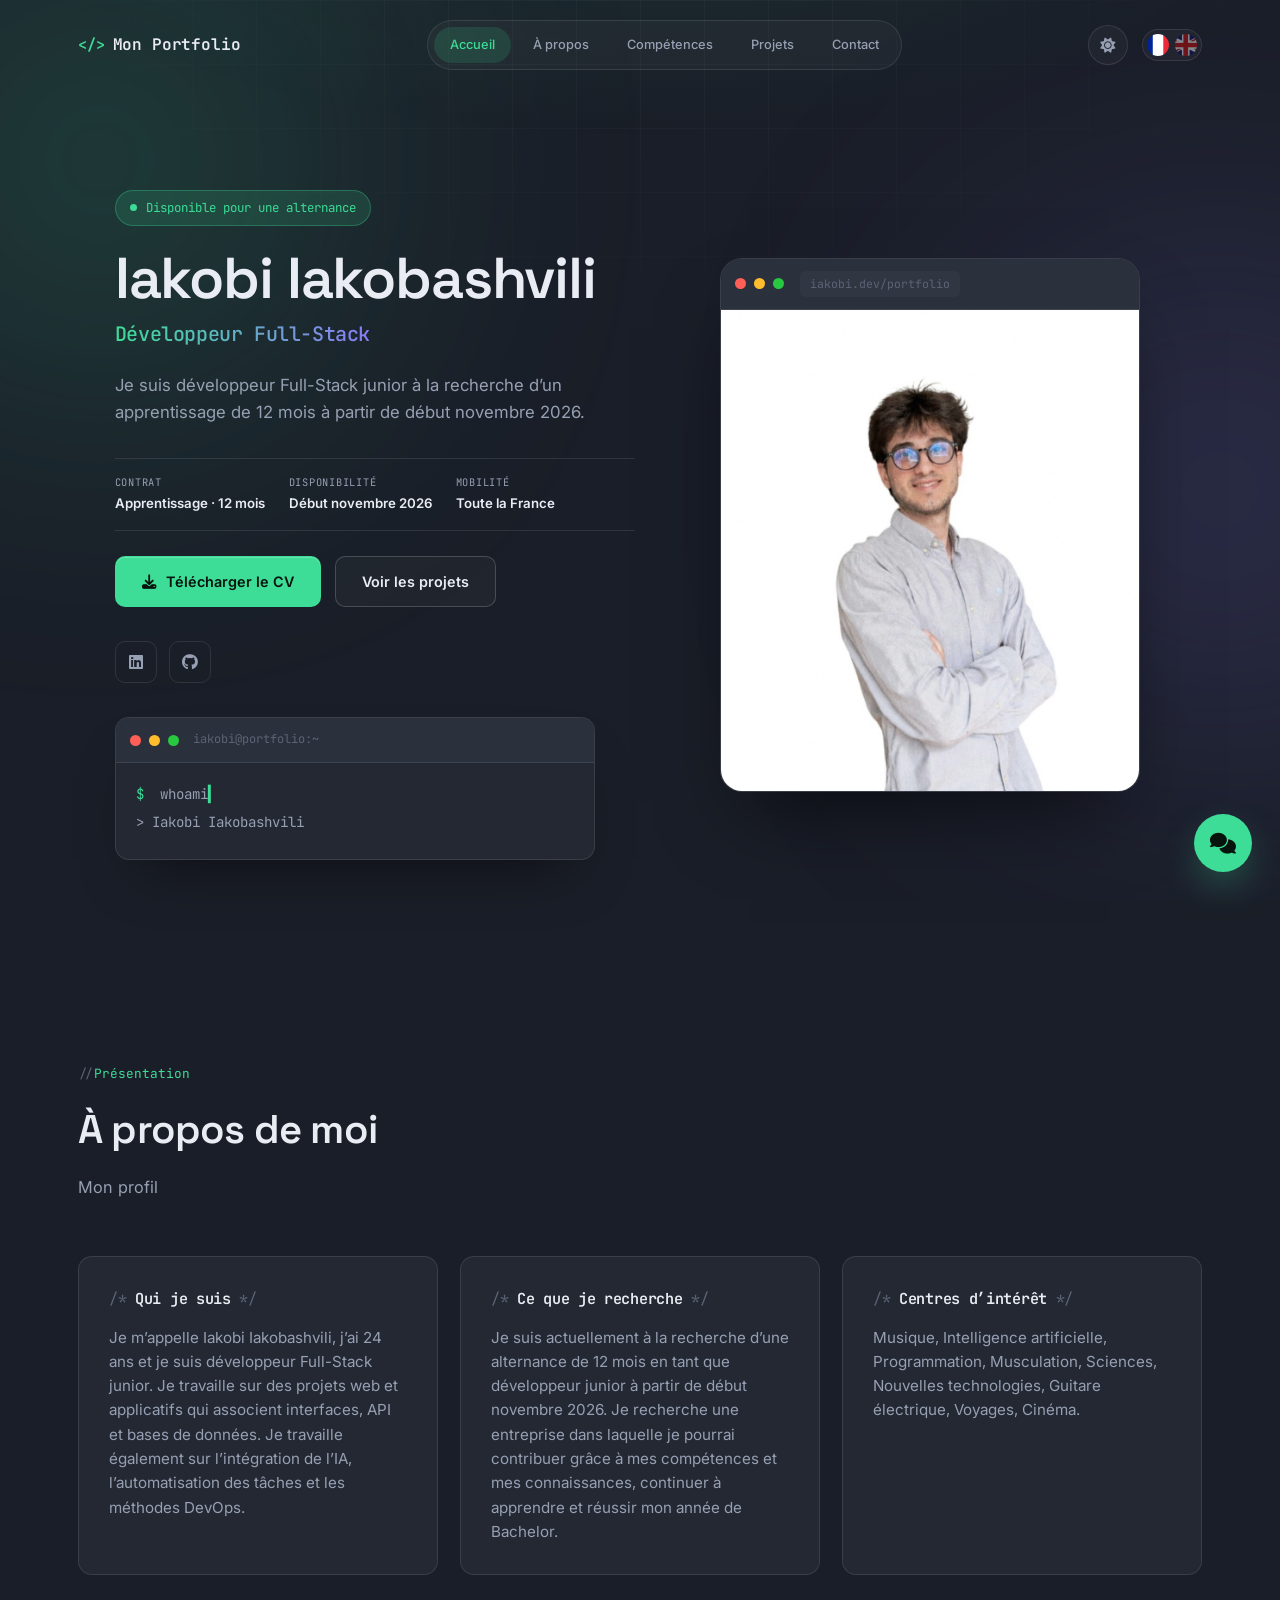
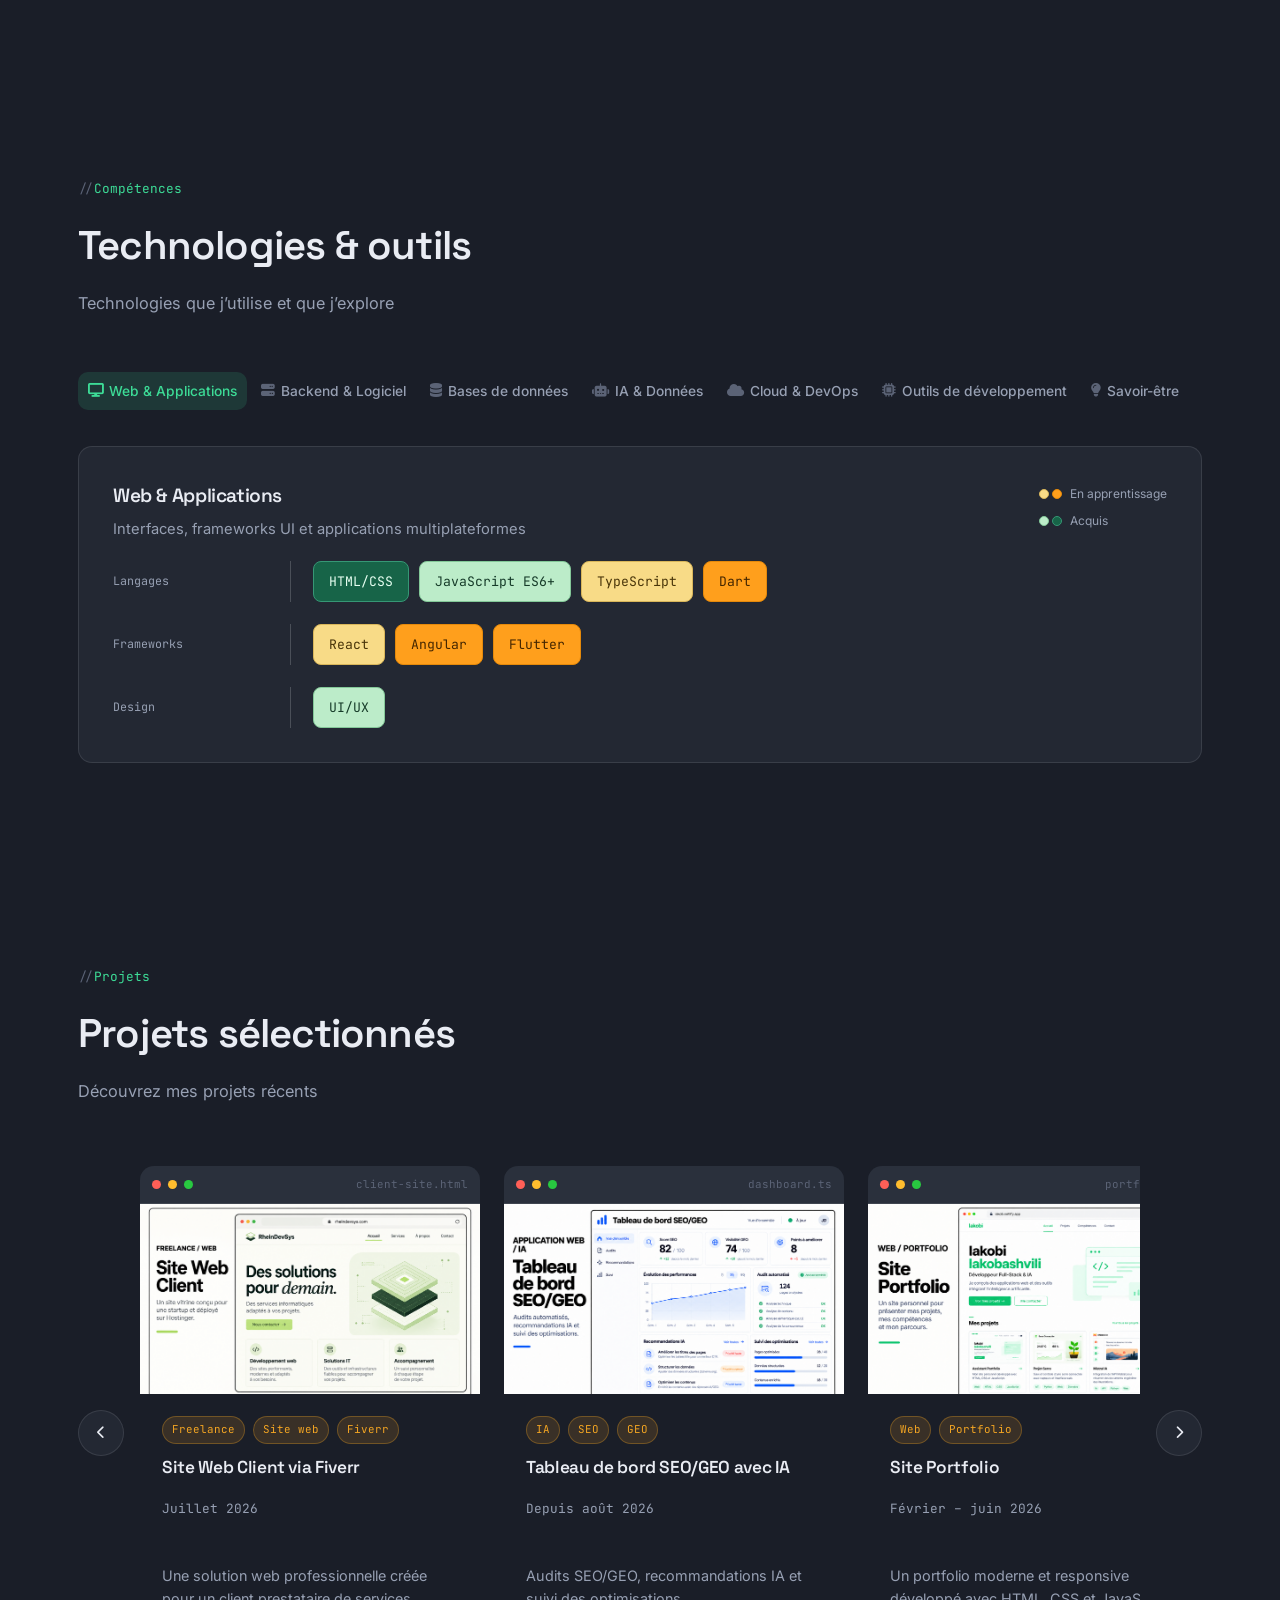
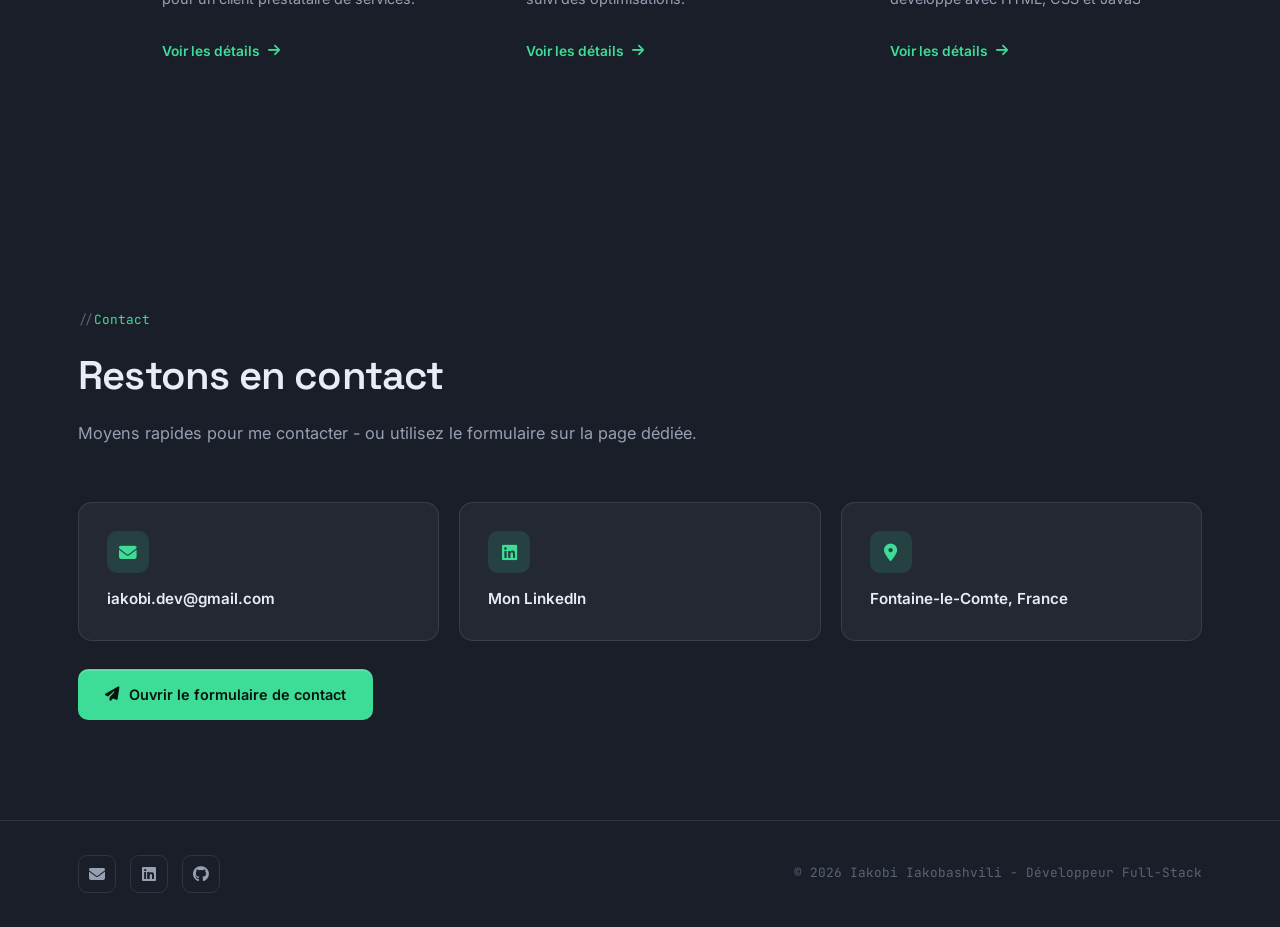
<file: index.html>
<!DOCTYPE html>
<html lang="fr">
<head>
    <script>
        (function () {
            var saved = localStorage.getItem("theme");
            if (saved === "light") {
                document.documentElement.setAttribute("data-theme", "light");
            }
        })();
    </script>
    <meta charset="UTF-8" />
    <meta name="viewport" content="width=device-width, initial-scale=1.0" />
    <title id="page-title">Iakobi Iakobashvili</title>
    <link rel="icon" type="image/png" href="favicon.png">
    <meta
        name="description"
        content="Portfolio de Iakobi Iakobashvili, développeur junior à la recherche d'une alternance de 12 mois en développement web, DevOps et intelligence artificielle."
    />

    <!-- Open Graph / social share preview -->
    <meta property="og:type" content="website" />
    <meta property="og:title" content="Iakobi Iakobashvili - Développeur Full-Stack" />
    <meta property="og:description" content="Développeur junior à la recherche d'une alternance de 12 mois en développement web, DevOps et intelligence artificielle." />
    <meta property="og:image" content="https://iakob.netlify.app/profile.png" />
    <meta property="og:url" content="https://iakob.netlify.app/" />
    <meta name="twitter:card" content="summary_large_image" />
    <meta name="twitter:title" content="Iakobi Iakobashvili - Développeur Full-Stack" />
    <meta name="twitter:description" content="Développeur junior à la recherche d'une alternance de 12 mois en développement web, DevOps et intelligence artificielle." />
    <meta name="twitter:image" content="https://iakob.netlify.app/profile.png" />

    <link rel="preload" as="image" href="profile.png" />
    <link rel="preconnect" href="https://fonts.googleapis.com">
    <link rel="preconnect" href="https://fonts.gstatic.com" crossorigin>
    <link href="https://fonts.googleapis.com/css2?family=Space+Grotesk:wght@500;600;700&family=Inter:wght@400;500;600&family=JetBrains+Mono:wght@400;500;600&display=swap" rel="stylesheet">
    <link rel="stylesheet" href="style.css" />
    <link
        rel="stylesheet"
        href="https://cdnjs.cloudflare.com/ajax/libs/font-awesome/6.5.2/css/all.min.css"
    />
</head>
<body>
    <div class="background-blur-wrap">
        <div class="background-blur blur-left"></div>
        <div class="background-blur blur-right"></div>
    </div>

    <header class="header" id="header">
        <div class="container nav">
            <a href="#home" class="logo" data-i18n="ui.logo">Mon Portfolio</a>

            <nav class="navbar" id="navbar">
                <a href="#home" data-i18n="ui.nav.home">Accueil</a>
                <a href="#about" data-i18n="ui.nav.about">À propos</a>
                <a href="#skills" data-i18n="ui.nav.skills">Compétences</a>
                <a href="#projects" data-i18n="ui.nav.projects">Projets</a>
                <a href="#contact" data-i18n="ui.nav.contact">Contact</a>
            </nav>

            <div class="nav-actions">
<button class="theme-toggle" id="theme-toggle" aria-label="Toggle light and dark theme">
                    <i class="fa-solid fa-sun theme-icon-light"></i>
                    <i class="fa-solid fa-moon theme-icon-dark"></i>
                </button>

                <div class="language-switcher">
                    <img src="fr-flag.png"
                        alt="Français"
                        onclick="changeLanguage('fr')">

                    <img src="uk-flag.png"
                        alt="English"
                        onclick="changeLanguage('en')">
                </div>

                <button class="menu-toggle" id="menu-toggle" aria-label="Open menu">
                    <i class="fa-solid fa-bars"></i>
                </button>
            </div>
        </div>
    </header>

    <main>
        <section class="hero section" id="home">
            <div class="container hero-content">
                <div class="hero-text reveal">
                    <div class="hero-badge" data-i18n="ui.heroBadge">Disponible pour une alternance</div>
                    <h1 id="hero-name">Iakobi Iakobashvili</h1>
                    <h2 id="hero-title">Développeur Junior</h2>
                    <p class="hero-description" id="hero-summary"></p>

                    <div class="hero-facts" role="group" aria-label="Apprentissage">
                        <div><span data-i18n="ui.heroFacts.contractLabel">Contrat</span><strong data-i18n="ui.heroFacts.contract">Apprentissage · 12 mois</strong></div>
                        <div><span data-i18n="ui.heroFacts.startLabel">Disponibilité</span><strong data-i18n="ui.heroFacts.start">Début novembre 2026</strong></div>
                        <div><span data-i18n="ui.heroFacts.mobilityLabel">Mobilité</span><strong data-i18n="ui.heroFacts.mobility">Toute la France</strong></div>
                    </div>

                    <div class="hero-buttons">
                        <a href="cv.pdf" download class="btn btn-primary">
                            <i class="fa-solid fa-download"></i>
                            <span data-i18n="ui.buttons.downloadCV">Télécharger le CV</span>
                        </a>
                        <a href="#projects" class="btn btn-secondary" data-i18n="ui.buttons.exploreProjects">Voir les projets</a>
                    </div>

                    <div class="social-links">
                        <a id="linkedin-link" href="#" target="_blank" aria-label="LinkedIn">
                            <i class="fa-brands fa-linkedin"></i>
                        </a>
                        <a id="github-link" href="#" target="_blank" aria-label="GitHub">
                            <i class="fa-brands fa-github"></i>
                        </a>
                    </div>

                    <div class="hero-terminal">
                        <div class="terminal-bar">
                            <span class="dot red"></span><span class="dot yellow"></span><span class="dot green"></span>
                            <span class="terminal-title">iakobi@portfolio:~</span>
                        </div>
                        <div class="terminal-body">
                            <p class="terminal-line"><span class="prompt">$</span> <span id="terminal-text"></span><span class="cursor">▍</span></p>
                            <p class="terminal-line terminal-output" id="terminal-output"></p>
                        </div>
                    </div>
                </div>

                <div class="hero-image reveal">
                    <div class="browser-frame">
                        <div class="browser-bar">
                            <span class="dot red"></span><span class="dot yellow"></span><span class="dot green"></span>
                            <span class="browser-url">iakobi.dev/portfolio</span>
                        </div>
                        <div class="image-wrapper">
                            <img src="profile.png" alt="Profile picture" fetchpriority="high" decoding="async" />
                        </div>
                    </div>
                </div>
            </div>
        </section>

        <section class="about section" id="about">
            <div class="container">
                <div class="section-title reveal">
                    <span class="eyebrow" data-i18n="ui.about.eyebrow">Présentation</span>
                    <h2 data-i18n="ui.about.title">À propos de moi</h2>
                    <p data-i18n="ui.about.subtitle">Mon profil</p>
                </div>

                <div class="about-grid">
                    <article class="about-card reveal">
                        <h3 data-i18n="ui.about.who">Qui je suis</h3>
                        <p id="about-myself"></p>
                    </article>

                    <article class="about-card reveal">
                        <h3 data-i18n="ui.about.looking">Ce que je recherche</h3>
                        <p id="about-goals"></p>
                    </article>

                    <article class="about-card reveal">
                        <h3 data-i18n="ui.about.interests">Centres d’intérêt</h3>
                        <p id="about-interests"></p>
                    </article>
                </div>
            </div>
        </section>

        <section class="skills section" id="skills">
            <div class="container">
                <div class="section-title reveal">
                    <span class="eyebrow" data-i18n="ui.skills.eyebrow">Compétences</span>
                    <h2 data-i18n="ui.skills.title">Technologies & outils</h2>
                    <p data-i18n="ui.skills.subtitle">Technologies que j’utilise et que j’explore</p>
                </div>

                <div class="skills-list reveal" id="skills-list"></div>
            </div>
        </section>

        <section class="projects section" id="projects">
            <div class="container">
                <div class="section-title reveal">
                    <span class="eyebrow" data-i18n="ui.projects.eyebrow">Projets</span>
                    <h2 data-i18n="ui.projects.title">Projets sélectionnés</h2>
                    <p data-i18n="ui.projects.subtitle">Découvrez mes projets récents</p>
                </div>

                <div class="projects-wrapper reveal">
                    <button class="projects-arrow left" id="projects-prev" aria-label="Previous project">
                        <i class="fa-solid fa-chevron-left"></i>
                    </button>

                    <div class="projects-track" id="projects-track"></div>

                    <button class="projects-arrow right" id="projects-next" aria-label="Next project">
                        <i class="fa-solid fa-chevron-right"></i>
                    </button>
                </div>
            </div>
        </section>

        <section class="contact section" id="contact">
            <div class="container">
                <div class="section-title reveal">
                    <span class="eyebrow" data-i18n="ui.contact.eyebrow">Contact</span>
                    <h2 data-i18n="ui.contact.title">Restons en contact</h2>
                    <p data-i18n="ui.contact.subtitle">Moyens rapides pour me contacter</p>
                </div>

                <div class="contact-box reveal">
                    <a id="contact-email" class="contact-link" href="mailto:test@email.com">
                        <i class="fa-solid fa-envelope"></i>
                        <span>...@email.com</span>
                    </a>

                    <a id="contact-linkedin" class="contact-link" href="#" target="_blank">
                        <i class="fa-brands fa-linkedin"></i>
                        <span data-i18n="ui.contact.linkedin">Mon LinkedIn</span>
                    </a>

                    <a
                        id="contact-location"
                        class="contact-link"
                        href="https://www.google.com/maps/place/Fontaine-le-Comte,+France"
                        target="_blank"
                    >
                        <i class="fa-solid fa-location-dot"></i>
                        <span>Fontaine-le-Comte</span>
                    </a>
                </div>

                <a href="contact.html" class="btn btn-primary contact-form-cta reveal">
                    <i class="fa-solid fa-paper-plane"></i>
                    <span data-i18n="ui.contact.formCta">Ouvrir le formulaire de contact</span>
                </a>
            </div>
        </section>
    </main>

    <footer class="footer">
        <div class="container footer-content">
            <div class="footer-links">
                <a id="footer-email" href="mailto:test@email.com" aria-label="Email">
                    <i class="fa-solid fa-envelope"></i>
                </a>
                <a id="footer-linkedin" href="#" target="_blank" aria-label="LinkedIn">
                    <i class="fa-brands fa-linkedin"></i>
                </a>
                <a id="footer-github" href="#" target="_blank" aria-label="GitHub">
                    <i class="fa-brands fa-github"></i>
                </a>
            </div>

            <p id="footer-text">© 2026 Portfolio</p>
        </div>
    </footer>

    <div class="chatbot-toast" id="chatbot-toast" role="status" aria-live="polite" aria-hidden="true">
        <button class="chatbot-toast-close" id="chatbot-toast-close" aria-label="Close hint">
            <i class="fa-solid fa-xmark"></i>
        </button>
        <span class="chatbot-toast-label" data-i18n="ui.chatbot.toastLabel">Assistant IA</span>
        <p data-i18n="ui.chatbot.toastMessage">Bonjour ! Il y a un assistant IA sur ce portfolio. Posez-lui toutes vos questions sur Iakobi.</p>
    </div>

    <button class="chatbot-toggle" id="chatbot-toggle" aria-label="Open chatbot">
        <i class="fa-solid fa-comments"></i>
    </button>

    <div class="chatbot-window" id="chatbot-window">
        <div class="chatbot-header">
            <h3 data-i18n="ui.chatbot.title">Assistant Portfolio</h3>
            <button class="chatbot-close" id="chatbot-close" aria-label="Close chatbot">
                <i class="fa-solid fa-xmark"></i>
            </button>
        </div>

        <div class="chatbot-body" id="chatbot-body">
            <div class="bot-message chatbot-welcome">
                <p data-i18n="ui.chatbot.welcome">Bonjour ! Je peux vous aider à en savoir plus rapidement sur Iakobi.</p>
            </div>

            <div class="bot-message chatbot-examples">
                <p data-i18n="ui.chatbot.try">Essayez l’une de ces questions :</p>
                <div class="chatbot-suggestion-list">
                    <button type="button" class="chatbot-suggestion" data-i18n="ui.chatbot.q1"></button>
                    <button type="button" class="chatbot-suggestion" data-i18n="ui.chatbot.q2"></button>
                    <button type="button" class="chatbot-suggestion" data-i18n="ui.chatbot.q3"></button>
                    <button type="button" class="chatbot-suggestion" data-i18n="ui.chatbot.q4"></button>
                </div>
            </div>
        </div>

        <form class="chatbot-input-area" id="chatbot-form">
            <input
                type="text"
                id="chatbot-input"
                placeholder="Posez une question..."
                autocomplete="off"
            />
            <button type="submit" aria-label="Send message">
                <i class="fa-solid fa-paper-plane"></i>
            </button>
        </form>
    </div>

    <script src="script.js"></script>
</body>
</html>
</file>
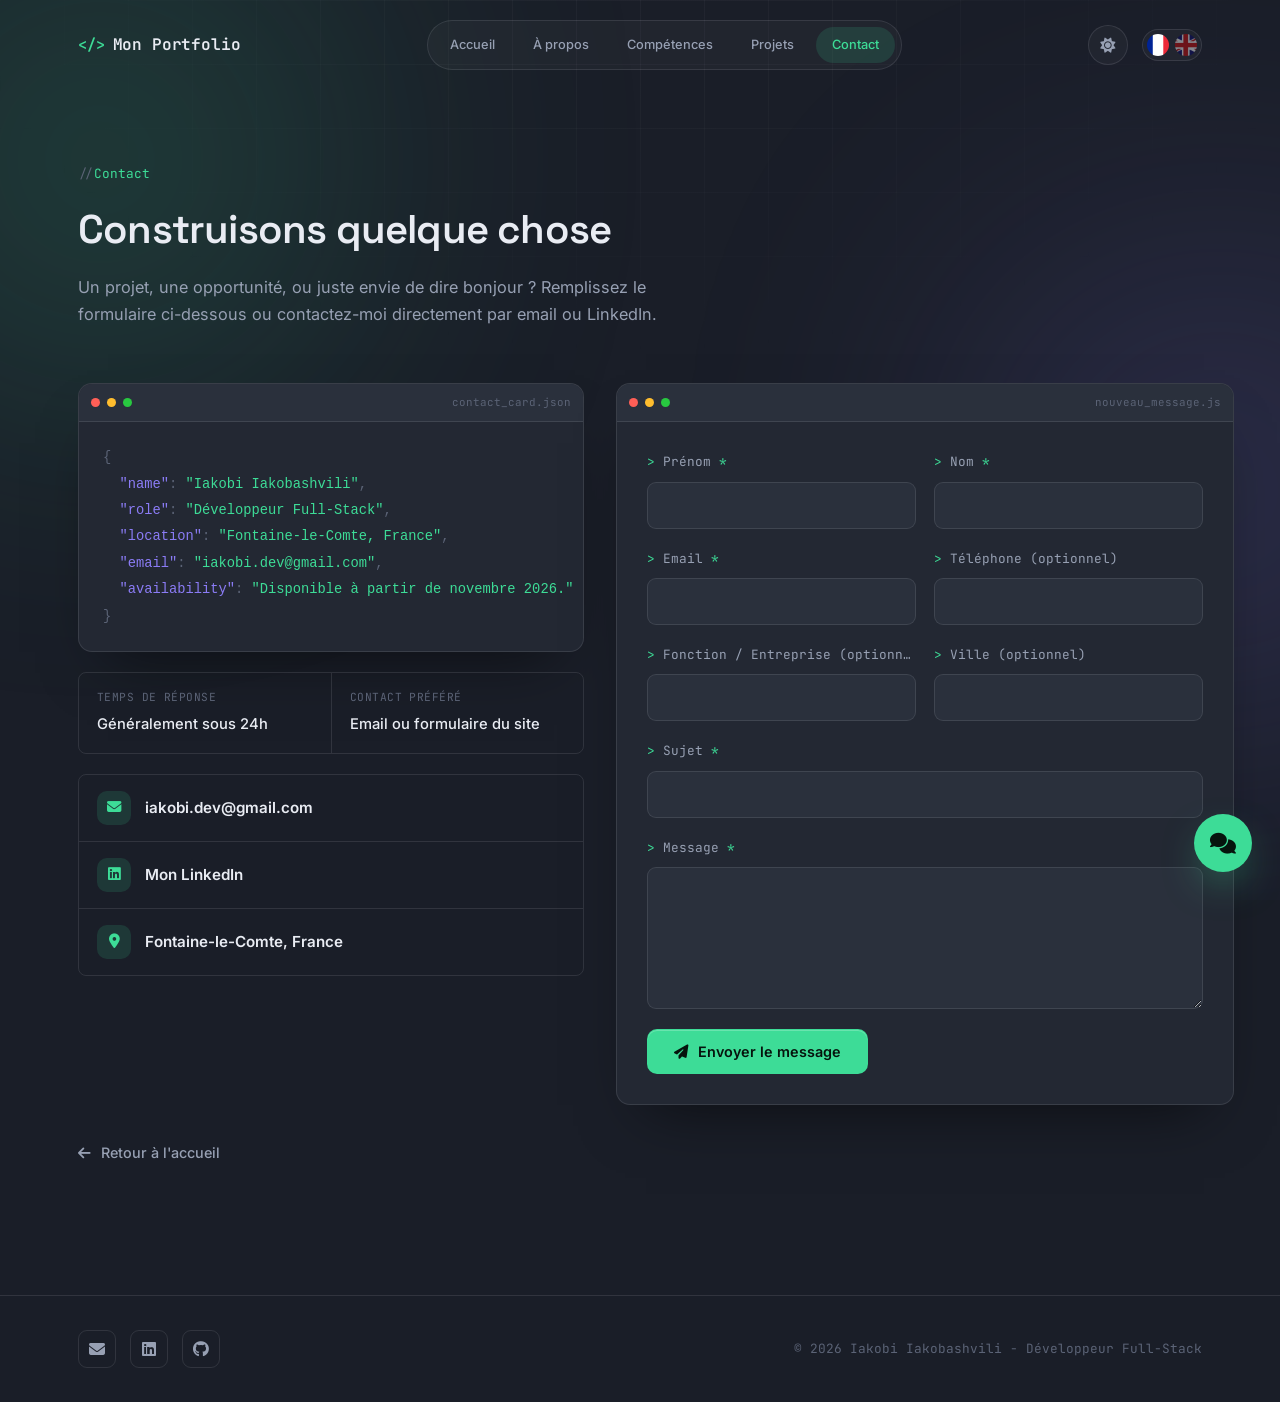
<file: contact.html>
<!DOCTYPE html>
<html lang="fr">
<head>
    <script>
        (function () {
            var saved = localStorage.getItem("theme");
            if (saved === "light") {
                document.documentElement.setAttribute("data-theme", "light");
            }
        })();
    </script>
    <meta charset="UTF-8" />
    <meta name="viewport" content="width=device-width, initial-scale=1.0" />
    <title id="page-title">Contact - Portfolio</title>
    <link rel="icon" type="image/png" href="favicon.png"/>
    <link rel="preconnect" href="https://fonts.googleapis.com">
    <link rel="preconnect" href="https://fonts.gstatic.com" crossorigin>
    <link href="https://fonts.googleapis.com/css2?family=Space+Grotesk:wght@500;600;700&family=Inter:wght@400;500;600&family=JetBrains+Mono:wght@400;500;600&display=swap" rel="stylesheet">
    <link rel="stylesheet" href="style.css" />
    <link rel="stylesheet"
          href="https://cdnjs.cloudflare.com/ajax/libs/font-awesome/6.5.2/css/all.min.css" />
</head>
<body>
    <div class="background-blur-wrap">
        <div class="background-blur blur-left"></div>
        <div class="background-blur blur-right"></div>
    </div>

    <header class="header" id="header">
        <div class="container nav">
            <a href="index.html" class="logo" data-i18n="ui.logo">Mon Portfolio</a>

            <nav class="navbar" id="navbar">
                <a href="index.html#home" data-i18n="ui.nav.home">Accueil</a>
                <a href="index.html#about" data-i18n="ui.nav.about">À propos</a>
                <a href="index.html#skills" data-i18n="ui.nav.skills">Compétences</a>
                <a href="index.html#projects" data-i18n="ui.nav.projects">Projets</a>
                <a href="contact.html" class="active" data-i18n="ui.nav.contact">Contact</a>
            </nav>

            <div class="nav-actions">
<button class="theme-toggle" id="theme-toggle" aria-label="Toggle light and dark theme">
                    <i class="fa-solid fa-sun theme-icon-light"></i>
                    <i class="fa-solid fa-moon theme-icon-dark"></i>
                </button>

                <div class="language-switcher">
                    <img src="fr-flag.png"
                        alt="Français"
                        onclick="changeLanguage('fr')">

                    <img src="uk-flag.png"
                        alt="English"
                        onclick="changeLanguage('en')">
                </div>

                <button class="menu-toggle" id="menu-toggle" aria-label="Open menu">
                    <i class="fa-solid fa-bars"></i>
                </button>
            </div>
        </div>
    </header>

    <main>
        <section class="section contact-page" style="padding-top: 160px;">
            <div class="container">
                <div class="section-title reveal">
                    <span class="eyebrow" data-i18n="ui.contactPage.eyebrow">Contact</span>
                    <h2 data-i18n="ui.contactPage.title">Construisons quelque chose</h2>
                    <p data-i18n="ui.contactPage.subtitle">Un projet, une opportunité, ou juste envie de dire bonjour ? Remplissez le formulaire ou contactez-moi directement.</p>
                </div>

                <div class="contact-page-grid">
                    <div class="contact-info-column reveal">
                        <div class="contact-json-card">
                            <div class="card-chrome">
                                <span class="dot red"></span><span class="dot yellow"></span><span class="dot green"></span>
                                <span class="card-filename" id="contact-json-filename">contact_card.json</span>
                            </div>
                            <pre class="contact-json-body"><code id="contact-json"></code></pre>
                        </div>

                        <div class="contact-meta-row">
                            <div class="contact-meta-item">
                                <span class="contact-meta-label" data-i18n="ui.contactPage.responseTimeLabel">Temps de réponse</span>
                                <span class="contact-meta-value" data-i18n="ui.contactPage.responseTimeValue">Généralement sous 24h</span>
                            </div>
                            <div class="contact-meta-item">
                                <span class="contact-meta-label" data-i18n="ui.contactPage.preferredLabel">Contact préféré</span>
                                <span class="contact-meta-value" data-i18n="ui.contactPage.preferredValue">Email ou LinkedIn</span>
                            </div>
                        </div>

                        <div class="contact-box">
                            <a id="contact-email" class="contact-link" href="mailto:test@email.com">
                                <i class="fa-solid fa-envelope"></i>
                                <span>...@email.com</span>
                            </a>

                            <a id="contact-linkedin" class="contact-link" href="#" target="_blank">
                                <i class="fa-brands fa-linkedin"></i>
                                <span data-i18n="ui.contact.linkedin">Mon LinkedIn</span>
                            </a>

                            <a
                                id="contact-location"
                                class="contact-link"
                                href="https://www.google.com/maps/place/Fontaine-le-Comte,+France"
                                target="_blank"
                            >
                                <i class="fa-solid fa-location-dot"></i>
                                <span>Fontaine-le-Comte</span>
                            </a>
                        </div>
                    </div>

                    <div class="contact-form-card reveal">
                        <div class="card-chrome">
                            <span class="dot red"></span><span class="dot yellow"></span><span class="dot green"></span>
                            <span class="card-filename" id="form-filename">new_message.js</span>
                        </div>

                        <form
                            class="contact-form"
                            id="contact-form"
                            name="contact"
                            method="POST"
                            action="/thank-you.html"
                            data-netlify="true"
                            netlify-honeypot="bot-field"
                            novalidate
                        >
                            <input type="hidden" name="form-name" value="contact" />
                            <p class="visually-hidden">
                                <label>Don't fill this out if you're human: <input name="bot-field" /></label>
                            </p>

                            <div class="form-row">
                                <div class="form-field required">
                                    <label for="form-first-name" data-i18n="ui.contactForm.firstName">Prénom</label>
                                    <input type="text" id="form-first-name" name="firstName" autocomplete="given-name" />
                                </div>
                                <div class="form-field required">
                                    <label for="form-last-name" data-i18n="ui.contactForm.lastName">Nom</label>
                                    <input type="text" id="form-last-name" name="lastName" autocomplete="family-name" />
                                </div>
                            </div>

                            <div class="form-row">
                                <div class="form-field required">
                                    <label for="form-email" data-i18n="ui.contactForm.email">Email</label>
                                    <input type="email" id="form-email" name="email" autocomplete="email" />
                                </div>
                                <div class="form-field">
                                    <label for="form-phone" data-i18n="ui.contactForm.phone">Téléphone</label>
                                    <input type="tel" id="form-phone" name="phone" autocomplete="tel" />
                                </div>
                            </div>

                            <div class="form-row">
                                <div class="form-field">
                                    <label for="form-role" data-i18n="ui.contactForm.role">Fonction / Entreprise</label>
                                    <input type="text" id="form-role" name="role" autocomplete="organization" />
                                </div>
                                <div class="form-field">
                                    <label for="form-city" data-i18n="ui.contactForm.city">Ville</label>
                                    <input type="text" id="form-city" name="city" autocomplete="address-level2" />
                                </div>
                            </div>

                            <div class="form-field required">
                                <label for="form-subject" data-i18n="ui.contactForm.subject">Sujet</label>
                                <input type="text" id="form-subject" name="subject" />
                            </div>

                            <div class="form-field required">
                                <label for="form-message" data-i18n="ui.contactForm.message">Message</label>
                                <textarea id="form-message" name="message" rows="6"></textarea>
                            </div>

                            <div class="form-footer">
                                <button type="submit" class="btn btn-primary" id="form-submit">
                                    <i class="fa-solid fa-paper-plane"></i>
                                    <span data-i18n="ui.contactForm.send">Envoyer le message</span>
                                </button>
                                <p class="form-status" id="form-status" role="status" aria-live="polite"></p>
                            </div>
                        </form>
                    </div>
                </div>

                <a href="index.html" class="back-home-link">
                    <i class="fa-solid fa-arrow-left"></i>
                    <span data-i18n="ui.contactPage.backHome">Retour à l'accueil</span>
                </a>
            </div>
        </section>
    </main>

    <footer class="footer">
        <div class="container footer-content">
            <div class="footer-links">
                <a id="footer-email" href="mailto:test@email.com" aria-label="Email">
                    <i class="fa-solid fa-envelope"></i>
                </a>
                <a id="footer-linkedin" href="#" target="_blank" aria-label="LinkedIn">
                    <i class="fa-brands fa-linkedin"></i>
                </a>
                <a id="footer-github" href="#" target="_blank" aria-label="GitHub">
                    <i class="fa-brands fa-github"></i>
                </a>
            </div>

            <p id="footer-text">© 2026 Portfolio</p>
        </div>
    </footer>

    <div class="chatbot-toast" id="chatbot-toast" role="status" aria-live="polite" aria-hidden="true">
        <button class="chatbot-toast-close" id="chatbot-toast-close" aria-label="Close hint">
            <i class="fa-solid fa-xmark"></i>
        </button>
        <span class="chatbot-toast-label" data-i18n="ui.chatbot.toastLabel">Assistant IA</span>
        <p data-i18n="ui.chatbot.toastMessage">Bonjour ! Il y a un assistant IA sur ce portfolio. Posez-lui toutes vos questions sur Iakobi.</p>
    </div>

    <button class="chatbot-toggle" id="chatbot-toggle" aria-label="Open chatbot">
        <i class="fa-solid fa-comments"></i>
    </button>

    <div class="chatbot-window" id="chatbot-window">
        <div class="chatbot-header">
            <h3 data-i18n="ui.chatbot.title">Assistant Portfolio</h3>
            <button class="chatbot-close" id="chatbot-close" aria-label="Close chatbot">
                <i class="fa-solid fa-xmark"></i>
            </button>
        </div>

        <div class="chatbot-body" id="chatbot-body">
            <div class="bot-message chatbot-welcome">
                <p data-i18n="ui.chatbot.welcome">Bonjour ! Je peux vous aider à en savoir plus rapidement sur Iakobi.</p>
            </div>

            <div class="bot-message chatbot-examples">
                <p data-i18n="ui.chatbot.try">Essayez l’une de ces questions :</p>
                <div class="chatbot-suggestion-list">
                    <button type="button" class="chatbot-suggestion" data-i18n="ui.chatbot.q1"></button>
                    <button type="button" class="chatbot-suggestion" data-i18n="ui.chatbot.q2"></button>
                    <button type="button" class="chatbot-suggestion" data-i18n="ui.chatbot.q3"></button>
                    <button type="button" class="chatbot-suggestion" data-i18n="ui.chatbot.q4"></button>
                </div>
            </div>
        </div>

        <form class="chatbot-input-area" id="chatbot-form">
            <input
                type="text"
                id="chatbot-input"
                placeholder="Posez une question..."
                autocomplete="off"
            />
            <button type="submit" aria-label="Send message">
                <i class="fa-solid fa-paper-plane"></i>
            </button>
        </form>
    </div>

    <script src="script.js"></script>
</body>
</html>
</file>
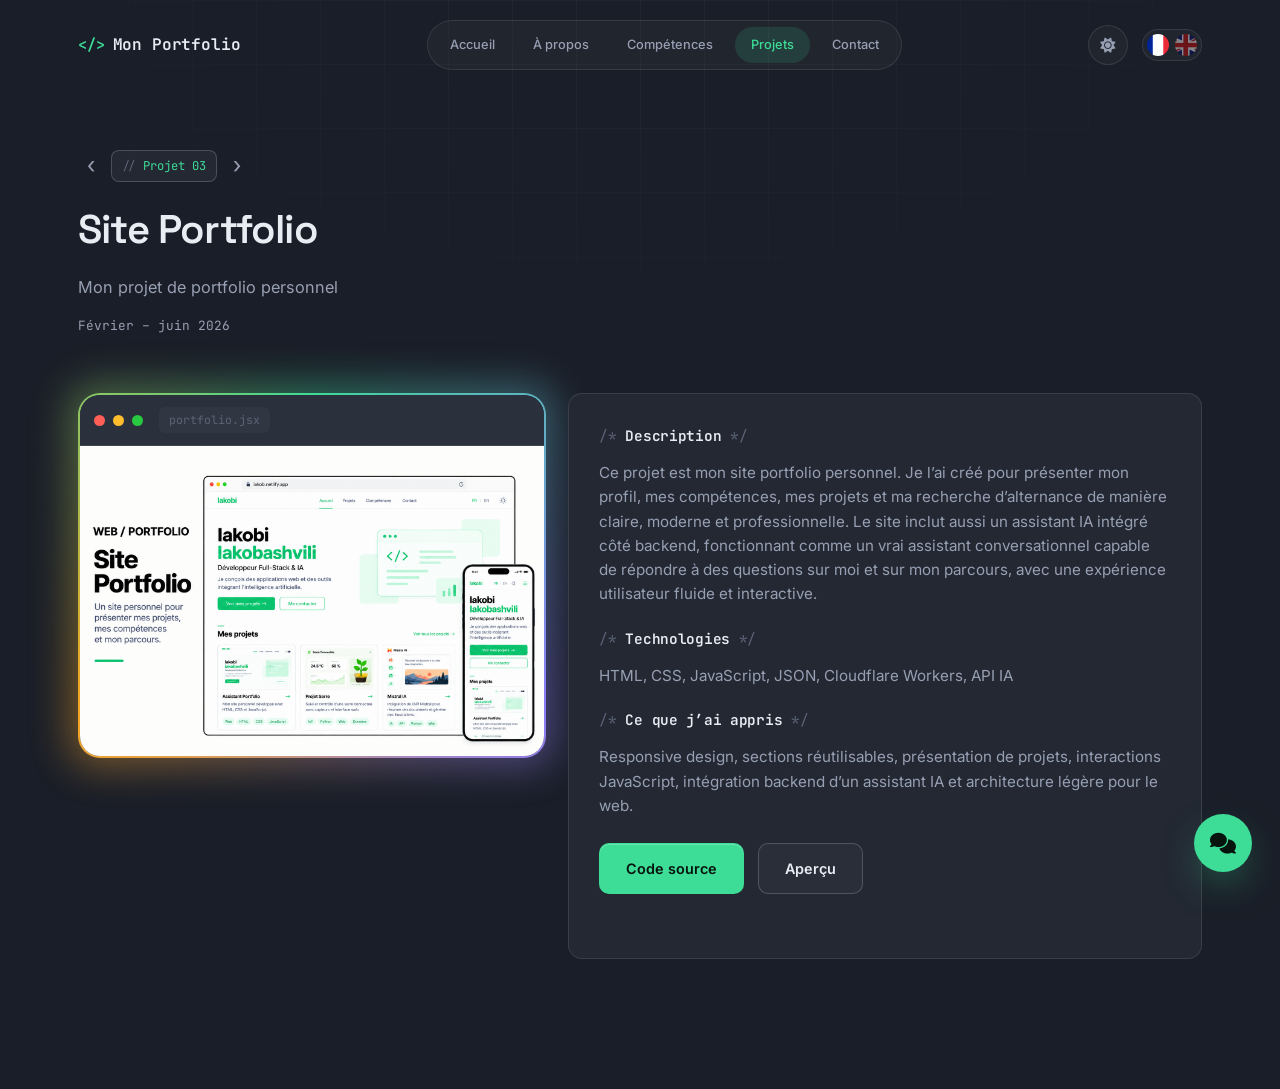
<file: project1.html>
<!DOCTYPE html>
<html lang="fr">
<head>
    <script>
        (function () {
            var saved = localStorage.getItem("theme");
            if (saved === "light") {
                document.documentElement.setAttribute("data-theme", "light");
            }
        })();
    </script>
    <meta charset="UTF-8" />
    <meta name="viewport" content="width=device-width, initial-scale=1.0" />
    <title id="page-title">Projet 1 - Portfolio</title>
    <link rel="icon" type="image/png" href="favicon.png"/>
    <link rel="preconnect" href="https://fonts.googleapis.com">
    <link rel="preconnect" href="https://fonts.gstatic.com" crossorigin>
    <link href="https://fonts.googleapis.com/css2?family=Space+Grotesk:wght@500;600;700&family=Inter:wght@400;500;600&family=JetBrains+Mono:wght@400;500;600&display=swap" rel="stylesheet">
    <link rel="stylesheet" href="style.css" />
    <link rel="stylesheet"
          href="https://cdnjs.cloudflare.com/ajax/libs/font-awesome/6.5.2/css/all.min.css" />
</head>
<body data-project-index="0">
    <header class="header" id="header">
        <div class="container nav">
            <a href="index.html" class="logo" data-i18n="ui.logo">Mon Portfolio</a>

            <nav class="navbar" id="navbar">
                <a href="index.html#home" data-i18n="ui.nav.home">Accueil</a>
                <a href="index.html#about" data-i18n="ui.nav.about">À propos</a>
                <a href="index.html#skills" data-i18n="ui.nav.skills">Compétences</a>
                <a href="index.html#projects" data-i18n="ui.nav.projects">Projets</a>
                <a href="contact.html" data-i18n="ui.nav.contact">Contact</a>
            </nav>

            <div class="nav-actions">
<button class="theme-toggle" id="theme-toggle" aria-label="Toggle light and dark theme">
                    <i class="fa-solid fa-sun theme-icon-light"></i>
                    <i class="fa-solid fa-moon theme-icon-dark"></i>
                </button>

                <div class="language-switcher">
                    <img src="fr-flag.png"
                        alt="Français"
                        onclick="changeLanguage('fr')">

                    <img src="uk-flag.png"
                        alt="English"
                        onclick="changeLanguage('en')">
                </div>

                <button class="menu-toggle" id="menu-toggle" aria-label="Open menu">
                    <i class="fa-solid fa-bars"></i>
                </button>
            </div>
        </div>
    </header>

    <section class="section project-detail-section">
        <div class="container">
            <div class="section-title reveal">
                <div id="project-switcher"></div>
                <h2 id="project-title">Projet</h2>
                <p id="project-subtitle"></p>
                <p id="project-period" class="project-period"></p>
            </div>

            <div class="about-grid project-detail-grid">
                <div class="project-image-frame reveal">
                    <div class="project-image-inner">
                        <div class="browser-bar">
                            <span class="dot red"></span><span class="dot yellow"></span><span class="dot green"></span>
                            <span class="browser-url">portfolio.jsx</span>
                        </div>
                        <img id="project-image" src="project-portfolio-fr.webp" alt="Project image" />
                    </div>
                </div>

                <div class="card about-card reveal">
                    <h3 id="project-description-title">Description</h3>
                    <p id="project-description"></p>

                    <h3 id="project-technologies-title" style="margin-top: 20px;">Technologies</h3>
                    <p id="project-technologies"></p>

                    <h3 id="project-learned-title" style="margin-top: 20px;">Ce que j’ai appris</h3>
                    <p id="project-learned"></p>

                    <div class="hero-buttons" style="margin-top: 25px;">
                        <a id="source-code-button" href="https://github.com/Iakobgi/Portfolio" target="_blank" class="btn btn-primary">Code source</a>
                        <a id="live-preview-button" href="index.html" class="btn btn-secondary">Aperçu</a>
                    </div>
                </div>
            </div>
        </div>
    </section>

    <button class="chatbot-toggle" id="chatbot-toggle" aria-label="Open chatbot">
        <i class="fa-solid fa-comments"></i>
    </button>

    <div class="chatbot-window" id="chatbot-window">
        <div class="chatbot-header">
            <h3 data-i18n="ui.chatbot.title">Assistant Portfolio</h3>
            <button class="chatbot-close" id="chatbot-close" aria-label="Close chatbot">
                <i class="fa-solid fa-xmark"></i>
            </button>
        </div>

        <div class="chatbot-body" id="chatbot-body">
            <div class="bot-message chatbot-welcome">
                <p data-i18n="ui.chatbot.welcome">Bonjour ! Je peux vous aider à en savoir plus rapidement sur Iakobi.</p>
            </div>

            <div class="bot-message chatbot-examples">
                <p data-i18n="ui.chatbot.try">Essayez l’une de ces questions :</p>
                <div class="chatbot-suggestion-list">
                    <button type="button" class="chatbot-suggestion" data-i18n="ui.chatbot.q1"></button>
                    <button type="button" class="chatbot-suggestion" data-i18n="ui.chatbot.q2"></button>
                    <button type="button" class="chatbot-suggestion" data-i18n="ui.chatbot.q3"></button>
                    <button type="button" class="chatbot-suggestion" data-i18n="ui.chatbot.q4"></button>
                </div>
            </div>
        </div>

        <form class="chatbot-input-area" id="chatbot-form">
            <input
                type="text"
                id="chatbot-input"
                placeholder="Posez une question..."
                autocomplete="off"
            />
            <button type="submit" aria-label="Send message">
                <i class="fa-solid fa-paper-plane"></i>
            </button>
        </form>
    </div>

    <script src="script.js"></script>
</body>
</html>
</file>
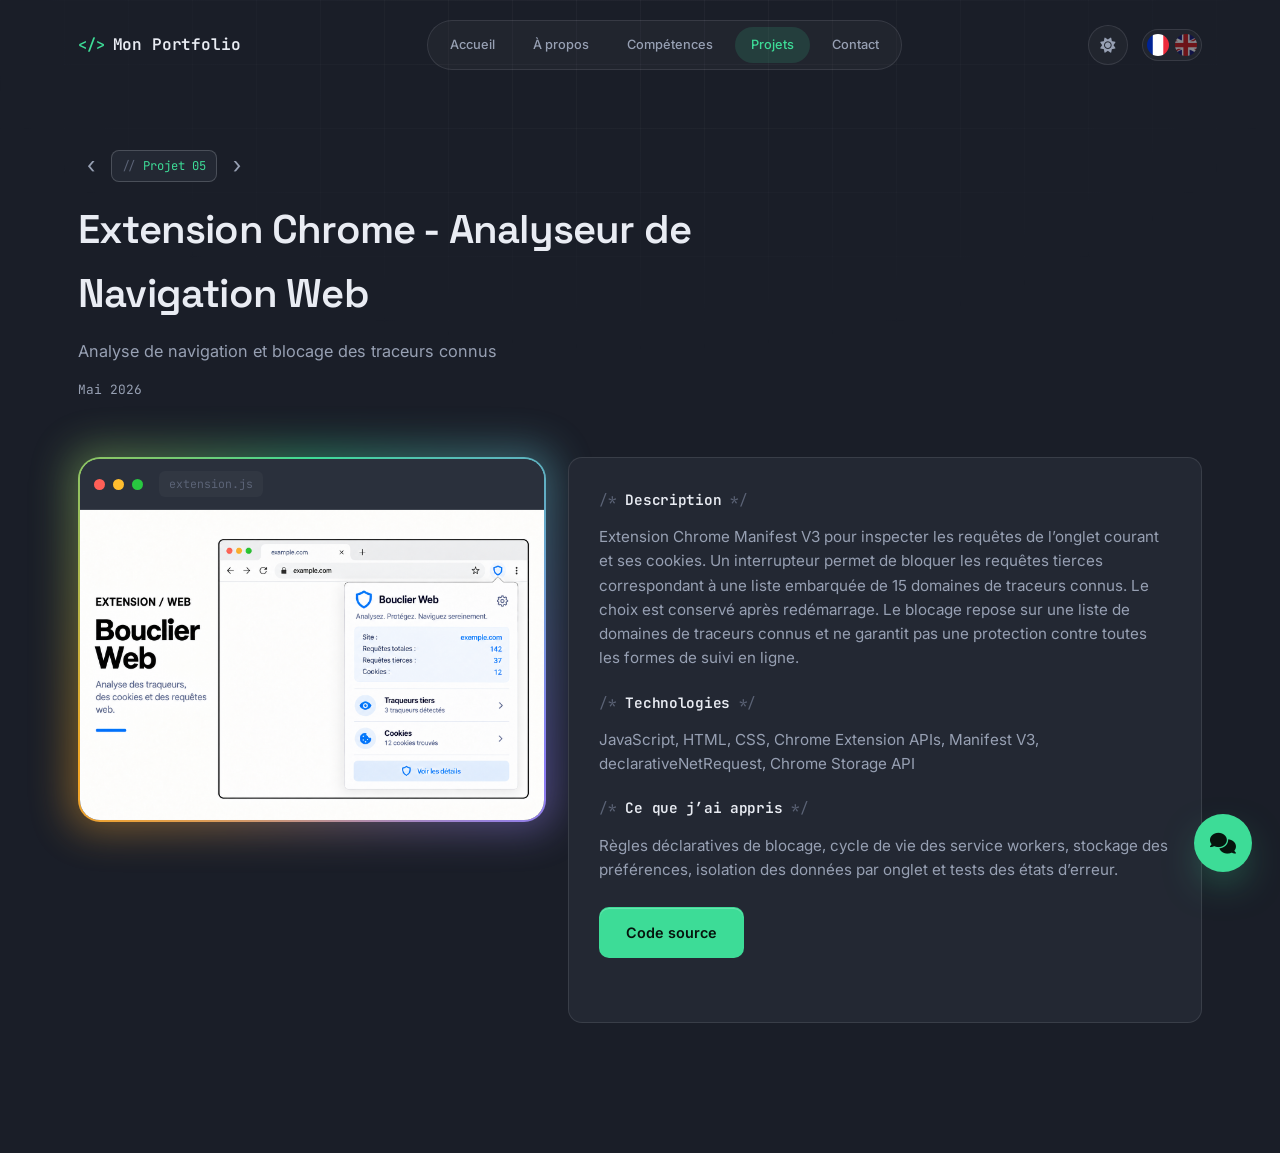
<file: project2.html>
<!DOCTYPE html>
<html lang="fr">
<head>
    <script>
        (function () {
            var saved = localStorage.getItem("theme");
            if (saved === "light") {
                document.documentElement.setAttribute("data-theme", "light");
            }
        })();
    </script>
    <meta charset="UTF-8" />
    <meta name="viewport" content="width=device-width, initial-scale=1.0" />
    <title id="page-title">Projet 2 - Portfolio</title>
    <link rel="icon" type="image/png" href="favicon.png"/>
    <link rel="preconnect" href="https://fonts.googleapis.com">
    <link rel="preconnect" href="https://fonts.gstatic.com" crossorigin>
    <link href="https://fonts.googleapis.com/css2?family=Space+Grotesk:wght@500;600;700&family=Inter:wght@400;500;600&family=JetBrains+Mono:wght@400;500;600&display=swap" rel="stylesheet">
    <link rel="stylesheet" href="style.css" />
    <link rel="stylesheet"
          href="https://cdnjs.cloudflare.com/ajax/libs/font-awesome/6.5.2/css/all.min.css" />
</head>
<body data-project-index="1">
    <header class="header" id="header">
        <div class="container nav">
            <a href="index.html" class="logo" data-i18n="ui.logo">Mon Portfolio</a>

            <nav class="navbar" id="navbar">
                <a href="index.html#home" data-i18n="ui.nav.home">Accueil</a>
                <a href="index.html#about" data-i18n="ui.nav.about">À propos</a>
                <a href="index.html#skills" data-i18n="ui.nav.skills">Compétences</a>
                <a href="index.html#projects" data-i18n="ui.nav.projects">Projets</a>
                <a href="contact.html" data-i18n="ui.nav.contact">Contact</a>
            </nav>

            <div class="nav-actions">
<button class="theme-toggle" id="theme-toggle" aria-label="Toggle light and dark theme">
                    <i class="fa-solid fa-sun theme-icon-light"></i>
                    <i class="fa-solid fa-moon theme-icon-dark"></i>
                </button>

                <div class="language-switcher">
                    <img src="fr-flag.png"
                        alt="Français"
                        onclick="changeLanguage('fr')">

                    <img src="uk-flag.png"
                        alt="English"
                        onclick="changeLanguage('en')">
                </div>

                <button class="menu-toggle" id="menu-toggle" aria-label="Open menu">
                    <i class="fa-solid fa-bars"></i>
                </button>
            </div>
        </div>
    </header>

    <section class="section project-detail-section">
        <div class="container">
            <div class="section-title reveal">
                <div id="project-switcher"></div>
                <h2 id="project-title">Projet</h2>
                <p id="project-subtitle"></p>
                <p id="project-period" class="project-period"></p>
            </div>

            <div class="about-grid project-detail-grid">
                <div class="project-image-frame reveal">
                    <div class="project-image-inner">
                        <div class="browser-bar">
                            <span class="dot red"></span><span class="dot yellow"></span><span class="dot green"></span>
                            <span class="browser-url">extension.js</span>
                        </div>
                        <img id="project-image" src="project-ext-fr.webp" alt="Project image" />
                    </div>
                </div>

                <div class="card about-card reveal">
                    <h3 id="project-description-title">Description</h3>
                    <p id="project-description"></p>

                    <h3 id="project-technologies-title" style="margin-top: 20px;">Technologies</h3>
                    <p id="project-technologies"></p>

                    <h3 id="project-learned-title" style="margin-top: 20px;">Ce que j’ai appris</h3>
                    <p id="project-learned"></p>

                    <div class="hero-buttons" style="margin-top: 25px;">
                        <a id="source-code-button" href="https://github.com/Iakobgi/web-privacy-inspector" target="_blank" class="btn btn-primary">Code source</a>
                    </div>
                </div>
            </div>
        </div>
    </section>

    <button class="chatbot-toggle" id="chatbot-toggle" aria-label="Open chatbot">
        <i class="fa-solid fa-comments"></i>
    </button>

    <div class="chatbot-window" id="chatbot-window">
        <div class="chatbot-header">
            <h3 data-i18n="ui.chatbot.title">Assistant Portfolio</h3>
            <button class="chatbot-close" id="chatbot-close" aria-label="Close chatbot">
                <i class="fa-solid fa-xmark"></i>
            </button>
        </div>

        <div class="chatbot-body" id="chatbot-body">
            <div class="bot-message chatbot-welcome">
                <p data-i18n="ui.chatbot.welcome">Bonjour ! Je peux vous aider à en savoir plus rapidement sur Iakobi.</p>
            </div>

            <div class="bot-message chatbot-examples">
                <p data-i18n="ui.chatbot.try">Essayez l’une de ces questions :</p>
                <div class="chatbot-suggestion-list">
                    <button type="button" class="chatbot-suggestion" data-i18n="ui.chatbot.q1"></button>
                    <button type="button" class="chatbot-suggestion" data-i18n="ui.chatbot.q2"></button>
                    <button type="button" class="chatbot-suggestion" data-i18n="ui.chatbot.q3"></button>
                    <button type="button" class="chatbot-suggestion" data-i18n="ui.chatbot.q4"></button>
                </div>
            </div>
        </div>

        <form class="chatbot-input-area" id="chatbot-form">
            <input
                type="text"
                id="chatbot-input"
                placeholder="Posez une question..."
                autocomplete="off"
            />
            <button type="submit" aria-label="Send message">
                <i class="fa-solid fa-paper-plane"></i>
            </button>
        </form>
    </div>

    <script src="script.js"></script>
</body>
</html>
</file>
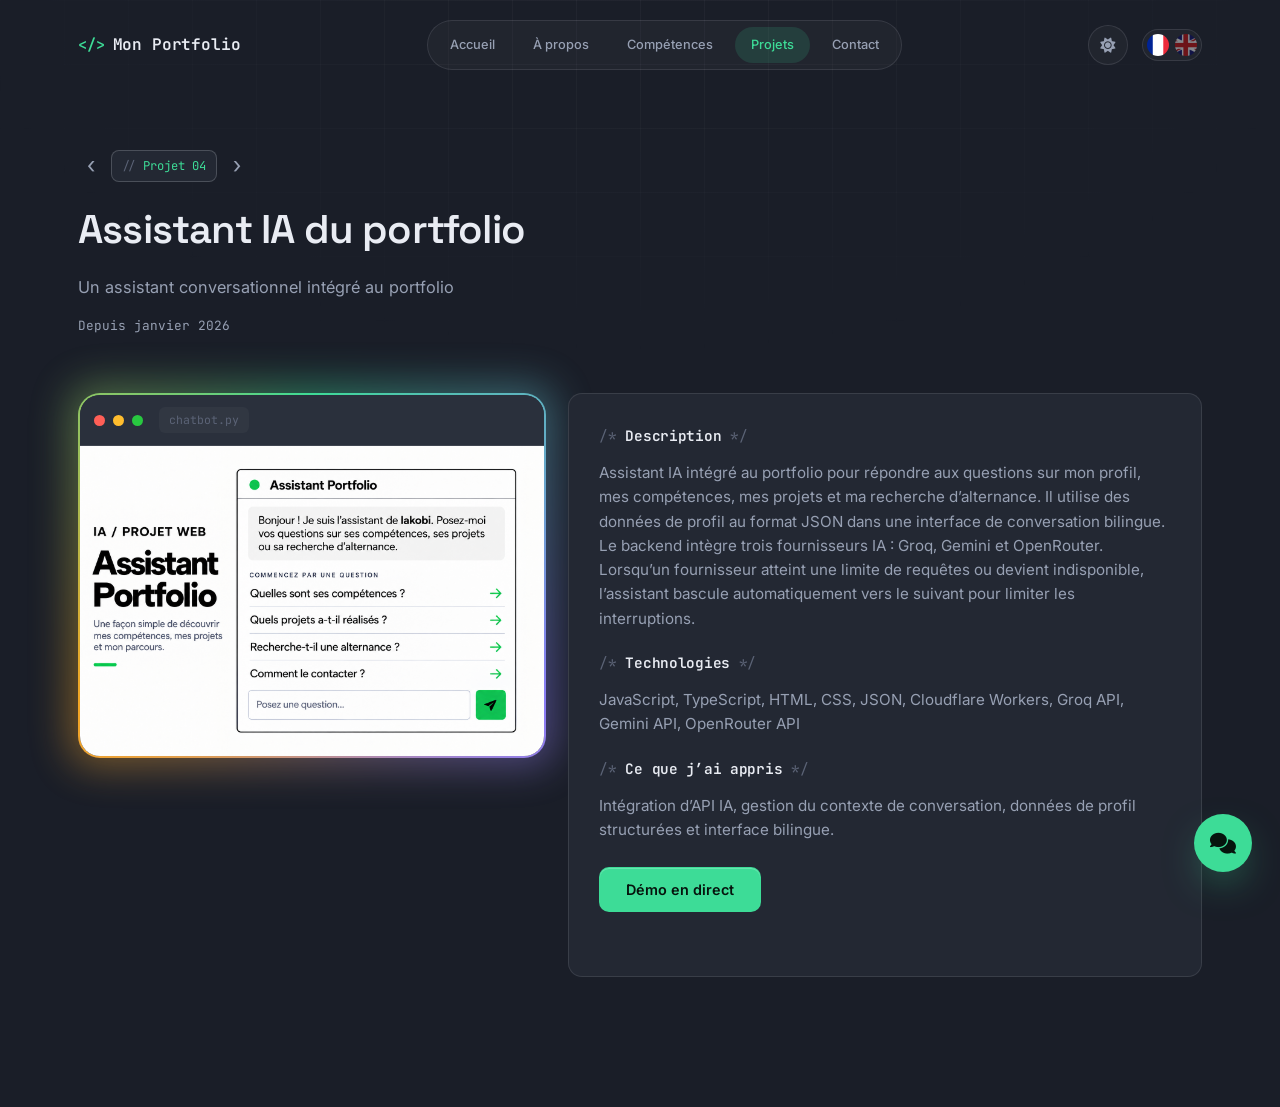
<file: project3.html>
<!DOCTYPE html>
<html lang="fr">
<head>
    <script>
        (function () {
            var saved = localStorage.getItem("theme");
            if (saved === "light") {
                document.documentElement.setAttribute("data-theme", "light");
            }
        })();
    </script>
    <meta charset="UTF-8" />
    <meta name="viewport" content="width=device-width, initial-scale=1.0" />
    <title id="page-title">Projet 3 - Portfolio</title>
    <link rel="icon" type="image/png" href="favicon.png"/>
    <link rel="preconnect" href="https://fonts.googleapis.com">
    <link rel="preconnect" href="https://fonts.gstatic.com" crossorigin>
    <link href="https://fonts.googleapis.com/css2?family=Space+Grotesk:wght@500;600;700&family=Inter:wght@400;500;600&family=JetBrains+Mono:wght@400;500;600&display=swap" rel="stylesheet">
    <link rel="stylesheet" href="style.css" />
    <link rel="stylesheet"
          href="https://cdnjs.cloudflare.com/ajax/libs/font-awesome/6.5.2/css/all.min.css" />
</head>
<body data-project-index="2">
    <header class="header" id="header">
        <div class="container nav">
            <a href="index.html" class="logo" data-i18n="ui.logo">Mon Portfolio</a>

            <nav class="navbar" id="navbar">
                <a href="index.html#home" data-i18n="ui.nav.home">Accueil</a>
                <a href="index.html#about" data-i18n="ui.nav.about">À propos</a>
                <a href="index.html#skills" data-i18n="ui.nav.skills">Compétences</a>
                <a href="index.html#projects" data-i18n="ui.nav.projects">Projets</a>
                <a href="contact.html" data-i18n="ui.nav.contact">Contact</a>
            </nav>

            <div class="nav-actions">
<button class="theme-toggle" id="theme-toggle" aria-label="Toggle light and dark theme">
                    <i class="fa-solid fa-sun theme-icon-light"></i>
                    <i class="fa-solid fa-moon theme-icon-dark"></i>
                </button>

                <div class="language-switcher">
                    <img src="fr-flag.png"
                        alt="Français"
                        onclick="changeLanguage('fr')">

                    <img src="uk-flag.png"
                        alt="English"
                        onclick="changeLanguage('en')">
                </div>

                <button class="menu-toggle" id="menu-toggle" aria-label="Open menu">
                    <i class="fa-solid fa-bars"></i>
                </button>
            </div>
        </div>
    </header>

    <section class="section project-detail-section">
        <div class="container">
            <div class="section-title reveal">
                <div id="project-switcher"></div>
                <h2 id="project-title">Projet</h2>
                <p id="project-subtitle"></p>
                <p id="project-period" class="project-period"></p>
            </div>

            <div class="about-grid project-detail-grid">
                <div class="project-image-frame reveal">
                    <div class="project-image-inner">
                        <div class="browser-bar">
                            <span class="dot red"></span><span class="dot yellow"></span><span class="dot green"></span>
                            <span class="browser-url">chatbot.py</span>
                        </div>
                        <img id="project-image" src="project-ai-fr.webp" alt="Project image" />
                    </div>
                </div>

                <div class="card about-card reveal">
                    <h3 id="project-description-title">Description</h3>
                    <p id="project-description"></p>

                    <h3 id="project-technologies-title" style="margin-top: 20px;">Technologies</h3>
                    <p id="project-technologies"></p>

                    <h3 id="project-learned-title" style="margin-top: 20px;">Ce que j’ai appris</h3>
                    <p id="project-learned"></p>

                    <div class="hero-buttons" style="margin-top: 25px;">
                        <button type="button" id="live-demo-button" class="btn btn-primary" data-i18n="ui.buttons.liveDemo" aria-controls="chatbot-window">Démo en direct</button>
                    </div>
                </div>
            </div>
        </div>
    </section>

    <button class="chatbot-toggle" id="chatbot-toggle" aria-label="Open chatbot">
        <i class="fa-solid fa-comments"></i>
    </button>

    <div class="chatbot-window" id="chatbot-window">
        <div class="chatbot-header">
            <h3 data-i18n="ui.chatbot.title">Assistant Portfolio</h3>
            <button class="chatbot-close" id="chatbot-close" aria-label="Close chatbot">
                <i class="fa-solid fa-xmark"></i>
            </button>
        </div>

        <div class="chatbot-body" id="chatbot-body">
            <div class="bot-message chatbot-welcome">
                <p data-i18n="ui.chatbot.welcome">Bonjour ! Je peux vous aider à en savoir plus rapidement sur Iakobi.</p>
            </div>

            <div class="bot-message chatbot-examples">
                <p data-i18n="ui.chatbot.try">Essayez l’une de ces questions :</p>
                <div class="chatbot-suggestion-list">
                    <button type="button" class="chatbot-suggestion" data-i18n="ui.chatbot.q1"></button>
                    <button type="button" class="chatbot-suggestion" data-i18n="ui.chatbot.q2"></button>
                    <button type="button" class="chatbot-suggestion" data-i18n="ui.chatbot.q3"></button>
                    <button type="button" class="chatbot-suggestion" data-i18n="ui.chatbot.q4"></button>
                </div>
            </div>
        </div>

        <form class="chatbot-input-area" id="chatbot-form">
            <input
                type="text"
                id="chatbot-input"
                placeholder="Posez une question..."
                autocomplete="off"
            />
            <button type="submit" aria-label="Send message">
                <i class="fa-solid fa-paper-plane"></i>
            </button>
        </form>
    </div>

    <script src="script.js"></script>
</body>
</html>
</file>
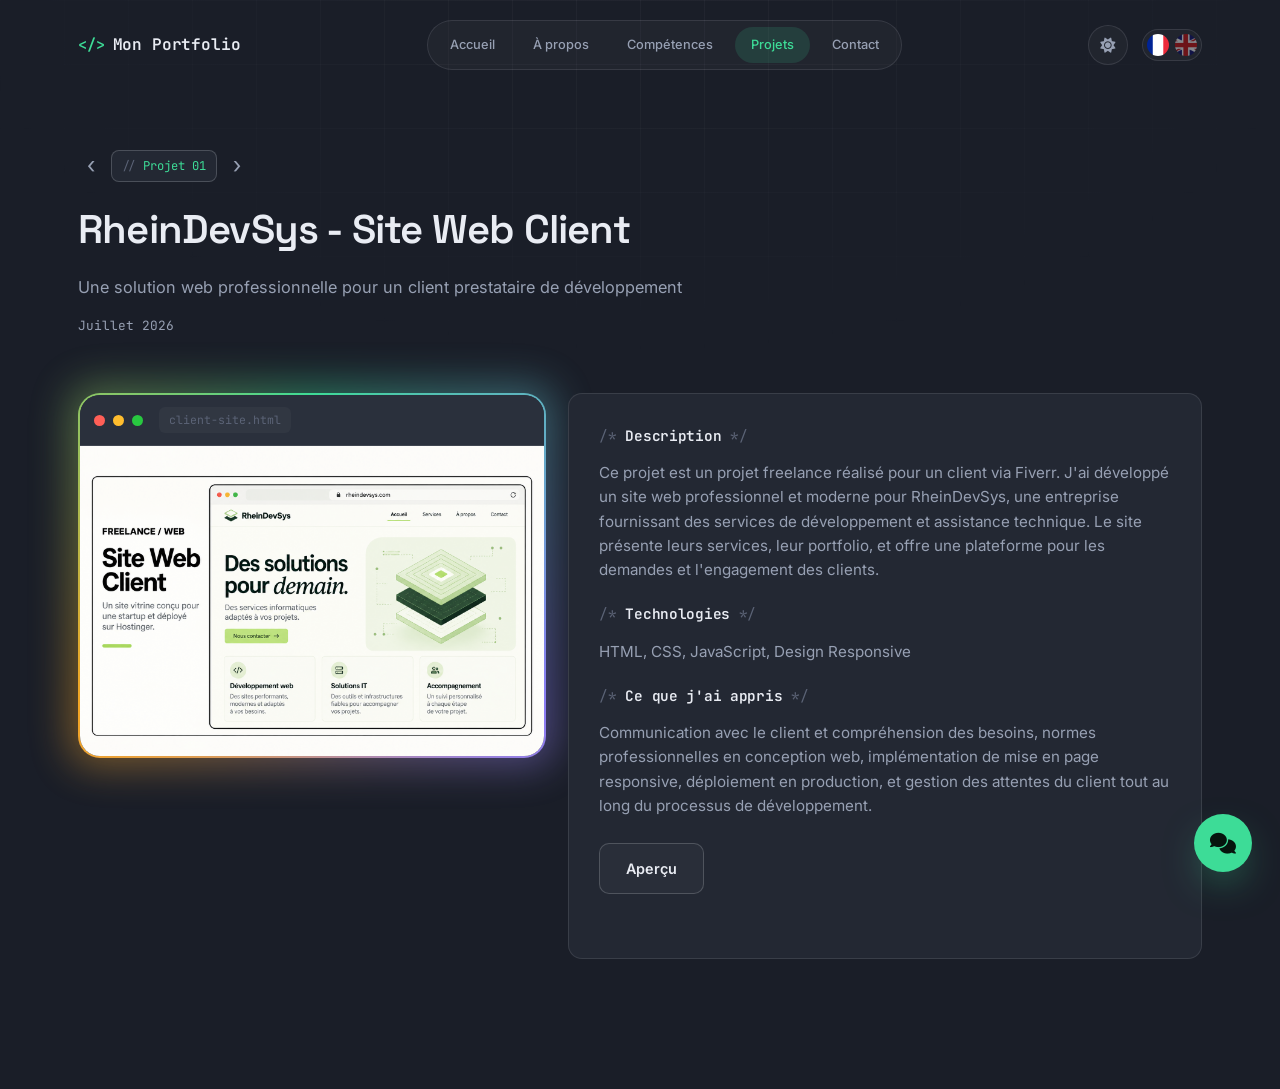
<file: project4.html>
<!DOCTYPE html>
<html lang="fr">
<head>
    <script>
        (function () {
            var saved = localStorage.getItem("theme");
            if (saved === "light") {
                document.documentElement.setAttribute("data-theme", "light");
            }
        })();
    </script>
    <meta charset="UTF-8" />
    <meta name="viewport" content="width=device-width, initial-scale=1.0" />
    <title id="page-title">Projet 4 - Portfolio</title>
    <link rel="icon" type="image/png" href="favicon.png"/>
    <link rel="preconnect" href="https://fonts.googleapis.com">
    <link rel="preconnect" href="https://fonts.gstatic.com" crossorigin>
    <link href="https://fonts.googleapis.com/css2?family=Space+Grotesk:wght@500;600;700&family=Inter:wght@400;500;600&family=JetBrains+Mono:wght@400;500;600&display=swap" rel="stylesheet">
    <link rel="stylesheet" href="style.css" />
    <link rel="stylesheet"
          href="https://cdnjs.cloudflare.com/ajax/libs/font-awesome/6.5.2/css/all.min.css" />
</head>
<body data-project-index="3">
    <header class="header" id="header">
        <div class="container nav">
            <a href="index.html" class="logo" data-i18n="ui.logo">Mon Portfolio</a>

            <nav class="navbar" id="navbar">
                <a href="index.html#home" data-i18n="ui.nav.home">Accueil</a>
                <a href="index.html#about" data-i18n="ui.nav.about">À propos</a>
                <a href="index.html#skills" data-i18n="ui.nav.skills">Compétences</a>
                <a href="index.html#projects" data-i18n="ui.nav.projects">Projets</a>
                <a href="contact.html" data-i18n="ui.nav.contact">Contact</a>
            </nav>

            <div class="nav-actions">
<button class="theme-toggle" id="theme-toggle" aria-label="Toggle light and dark theme">
                    <i class="fa-solid fa-sun theme-icon-light"></i>
                    <i class="fa-solid fa-moon theme-icon-dark"></i>
                </button>

                <div class="language-switcher">
                    <img src="fr-flag.png"
                        alt="Français"
                        onclick="changeLanguage('fr')">

                    <img src="uk-flag.png"
                        alt="English"
                        onclick="changeLanguage('en')">
                </div>

                <button class="menu-toggle" id="menu-toggle" aria-label="Open menu">
                    <i class="fa-solid fa-bars"></i>
                </button>
            </div>
        </div>
    </header>

    <section class="section project-detail-section">
        <div class="container">
            <div class="section-title reveal">
                <div id="project-switcher"></div>
                <h2 id="project-title">Projet</h2>
                <p id="project-subtitle"></p>
                <p id="project-period" class="project-period"></p>
            </div>

            <div class="about-grid project-detail-grid">
                <div class="project-image-frame reveal">
                    <div class="project-image-inner">
                        <div class="browser-bar">
                            <span class="dot red"></span><span class="dot yellow"></span><span class="dot green"></span>
                            <span class="browser-url">client-site.html</span>
                        </div>
                        <img id="project-image" src="project-fiverr-fr.webp" alt="Project image" />
                    </div>
                </div>

                <div class="card about-card reveal">
                    <h3 id="project-description-title">Description</h3>
                    <p id="project-description"></p>

                    <h3 id="project-technologies-title" style="margin-top: 20px;">Technologies</h3>
                    <p id="project-technologies"></p>

                    <h3 id="project-learned-title" style="margin-top: 20px;">Ce que j'ai appris</h3>
                    <p id="project-learned"></p>

                    <div class="hero-buttons" style="margin-top: 25px;">
                        <a id="live-preview-button" href="https://www.rheindevsys.com/" target="_blank" class="btn btn-secondary">Aperçu</a>
                    </div>
                </div>
            </div>
        </div>
    </section>

    <button class="chatbot-toggle" id="chatbot-toggle" aria-label="Open chatbot">
        <i class="fa-solid fa-comments"></i>
    </button>

    <div class="chatbot-window" id="chatbot-window">
        <div class="chatbot-header">
            <h3 data-i18n="ui.chatbot.title">Assistant Portfolio</h3>
            <button class="chatbot-close" id="chatbot-close" aria-label="Close chatbot">
                <i class="fa-solid fa-xmark"></i>
            </button>
        </div>

        <div class="chatbot-body" id="chatbot-body">
            <div class="bot-message chatbot-welcome">
                <p data-i18n="ui.chatbot.welcome">Bonjour ! Je peux vous aider à en savoir plus rapidement sur Iakobi.</p>
            </div>

            <div class="bot-message chatbot-examples">
                <p data-i18n="ui.chatbot.try">Essayez l’une de ces questions :</p>
                <div class="chatbot-suggestion-list">
                    <button type="button" class="chatbot-suggestion" data-i18n="ui.chatbot.q1"></button>
                    <button type="button" class="chatbot-suggestion" data-i18n="ui.chatbot.q2"></button>
                    <button type="button" class="chatbot-suggestion" data-i18n="ui.chatbot.q3"></button>
                    <button type="button" class="chatbot-suggestion" data-i18n="ui.chatbot.q4"></button>
                </div>
            </div>
        </div>

        <form class="chatbot-input-area" id="chatbot-form">
            <input
                type="text"
                id="chatbot-input"
                placeholder="Posez une question..."
                autocomplete="off"
            />
            <button type="submit" aria-label="Send message">
                <i class="fa-solid fa-paper-plane"></i>
            </button>
        </form>
    </div>

    <script src="script.js"></script>
</body>
</html>
</file>
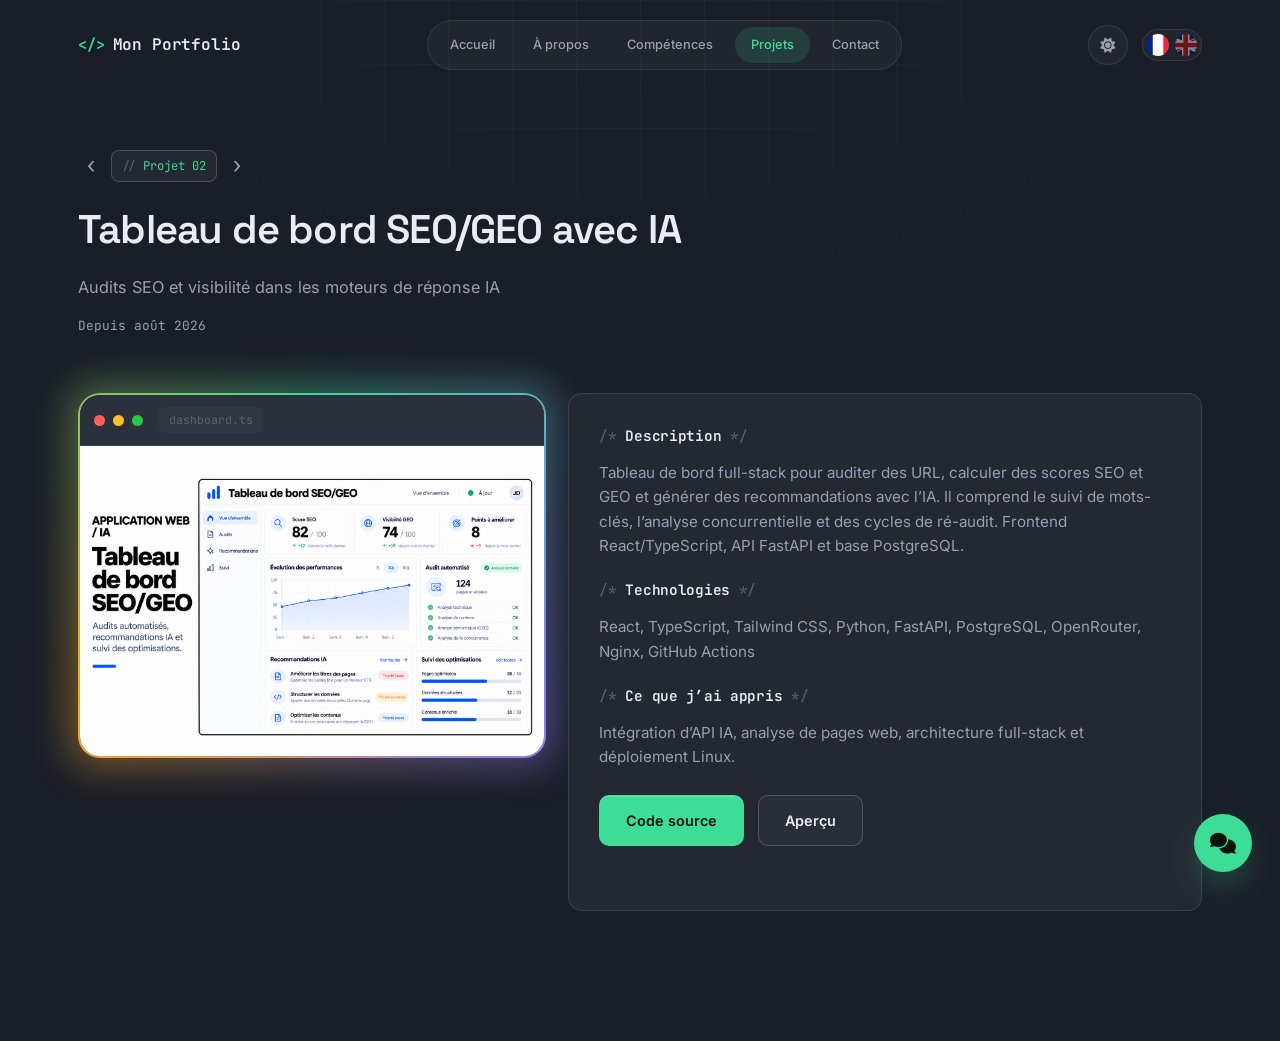
<file: project5.html>
<!DOCTYPE html>
<html lang="fr">
<head>
    <script>
        (function () {
            var saved = localStorage.getItem("theme");
            if (saved === "light") {
                document.documentElement.setAttribute("data-theme", "light");
            }
        })();
    </script>
    <meta charset="UTF-8" />
    <meta name="viewport" content="width=device-width, initial-scale=1.0" />
    <title id="page-title">Projet 1 - Portfolio</title>
    <link rel="icon" type="image/png" href="favicon.png"/>
    <link rel="preconnect" href="https://fonts.googleapis.com">
    <link rel="preconnect" href="https://fonts.gstatic.com" crossorigin>
    <link href="https://fonts.googleapis.com/css2?family=Space+Grotesk:wght@500;600;700&family=Inter:wght@400;500;600&family=JetBrains+Mono:wght@400;500;600&display=swap" rel="stylesheet">
    <link rel="stylesheet" href="style.css" />
    <link rel="stylesheet"
          href="https://cdnjs.cloudflare.com/ajax/libs/font-awesome/6.5.2/css/all.min.css" />
</head>
<body data-project-index="4">
    <header class="header" id="header">
        <div class="container nav">
            <a href="index.html" class="logo" data-i18n="ui.logo">Mon Portfolio</a>

            <nav class="navbar" id="navbar">
                <a href="index.html#home" data-i18n="ui.nav.home">Accueil</a>
                <a href="index.html#about" data-i18n="ui.nav.about">À propos</a>
                <a href="index.html#skills" data-i18n="ui.nav.skills">Compétences</a>
                <a href="index.html#projects" data-i18n="ui.nav.projects">Projets</a>
                <a href="contact.html" data-i18n="ui.nav.contact">Contact</a>
            </nav>

            <div class="nav-actions">
<button class="theme-toggle" id="theme-toggle" aria-label="Toggle light and dark theme">
                    <i class="fa-solid fa-sun theme-icon-light"></i>
                    <i class="fa-solid fa-moon theme-icon-dark"></i>
                </button>

                <div class="language-switcher">
                    <img src="fr-flag.png"
                        alt="Français"
                        onclick="changeLanguage('fr')">

                    <img src="uk-flag.png"
                        alt="English"
                        onclick="changeLanguage('en')">
                </div>

                <button class="menu-toggle" id="menu-toggle" aria-label="Open menu">
                    <i class="fa-solid fa-bars"></i>
                </button>
            </div>
        </div>
    </header>

    <section class="section project-detail-section">
        <div class="container">
            <div class="section-title reveal">
                <div id="project-switcher"></div>
                <h2 id="project-title">Projet</h2>
                <p id="project-subtitle"></p>
                <p id="project-period" class="project-period"></p>
            </div>

            <div class="about-grid project-detail-grid">
                <div class="project-image-frame reveal">
                    <div class="project-image-inner">
                        <div class="browser-bar">
                            <span class="dot red"></span><span class="dot yellow"></span><span class="dot green"></span>
                            <span class="browser-url">dashboard.ts</span>
                        </div>
                        <img id="project-image" src="project-seogeo-fr.webp" alt="Project image" />
                    </div>
                </div>

                <div class="card about-card reveal">
                    <h3 id="project-description-title">Description</h3>
                    <p id="project-description"></p>

                    <h3 id="project-technologies-title" style="margin-top: 20px;">Technologies</h3>
                    <p id="project-technologies"></p>

                    <h3 id="project-learned-title" style="margin-top: 20px;">Ce que j’ai appris</h3>
                    <p id="project-learned"></p>

                    <div class="hero-buttons" style="margin-top: 25px;">
                        <a id="source-code-button" href="https://github.com/Iakobgi/seo-geo-dashboard" target="_blank" rel="noopener noreferrer" class="btn btn-primary">Code source</a>
                        <a id="live-preview-button" href="http://141.145.220.152" target="_blank" rel="noopener noreferrer" class="btn btn-secondary">Aperçu</a>
                    </div>
                </div>
            </div>
        </div>
    </section>

    <button class="chatbot-toggle" id="chatbot-toggle" aria-label="Open chatbot">
        <i class="fa-solid fa-comments"></i>
    </button>

    <div class="chatbot-window" id="chatbot-window">
        <div class="chatbot-header">
            <h3 data-i18n="ui.chatbot.title">Assistant Portfolio</h3>
            <button class="chatbot-close" id="chatbot-close" aria-label="Close chatbot">
                <i class="fa-solid fa-xmark"></i>
            </button>
        </div>

        <div class="chatbot-body" id="chatbot-body">
            <div class="bot-message chatbot-welcome">
                <p data-i18n="ui.chatbot.welcome">Bonjour ! Je peux vous aider à en savoir plus rapidement sur Iakobi.</p>
            </div>

            <div class="bot-message chatbot-examples">
                <p data-i18n="ui.chatbot.try">Essayez l’une de ces questions :</p>
                <div class="chatbot-suggestion-list">
                    <button type="button" class="chatbot-suggestion" data-i18n="ui.chatbot.q1"></button>
                    <button type="button" class="chatbot-suggestion" data-i18n="ui.chatbot.q2"></button>
                    <button type="button" class="chatbot-suggestion" data-i18n="ui.chatbot.q3"></button>
                    <button type="button" class="chatbot-suggestion" data-i18n="ui.chatbot.q4"></button>
                </div>
            </div>
        </div>

        <form class="chatbot-input-area" id="chatbot-form">
            <input
                type="text"
                id="chatbot-input"
                placeholder="Posez une question..."
                autocomplete="off"
            />
            <button type="submit" aria-label="Send message">
                <i class="fa-solid fa-paper-plane"></i>
            </button>
        </form>
    </div>

    <script src="script.js"></script>
</body>
</html>
</file>
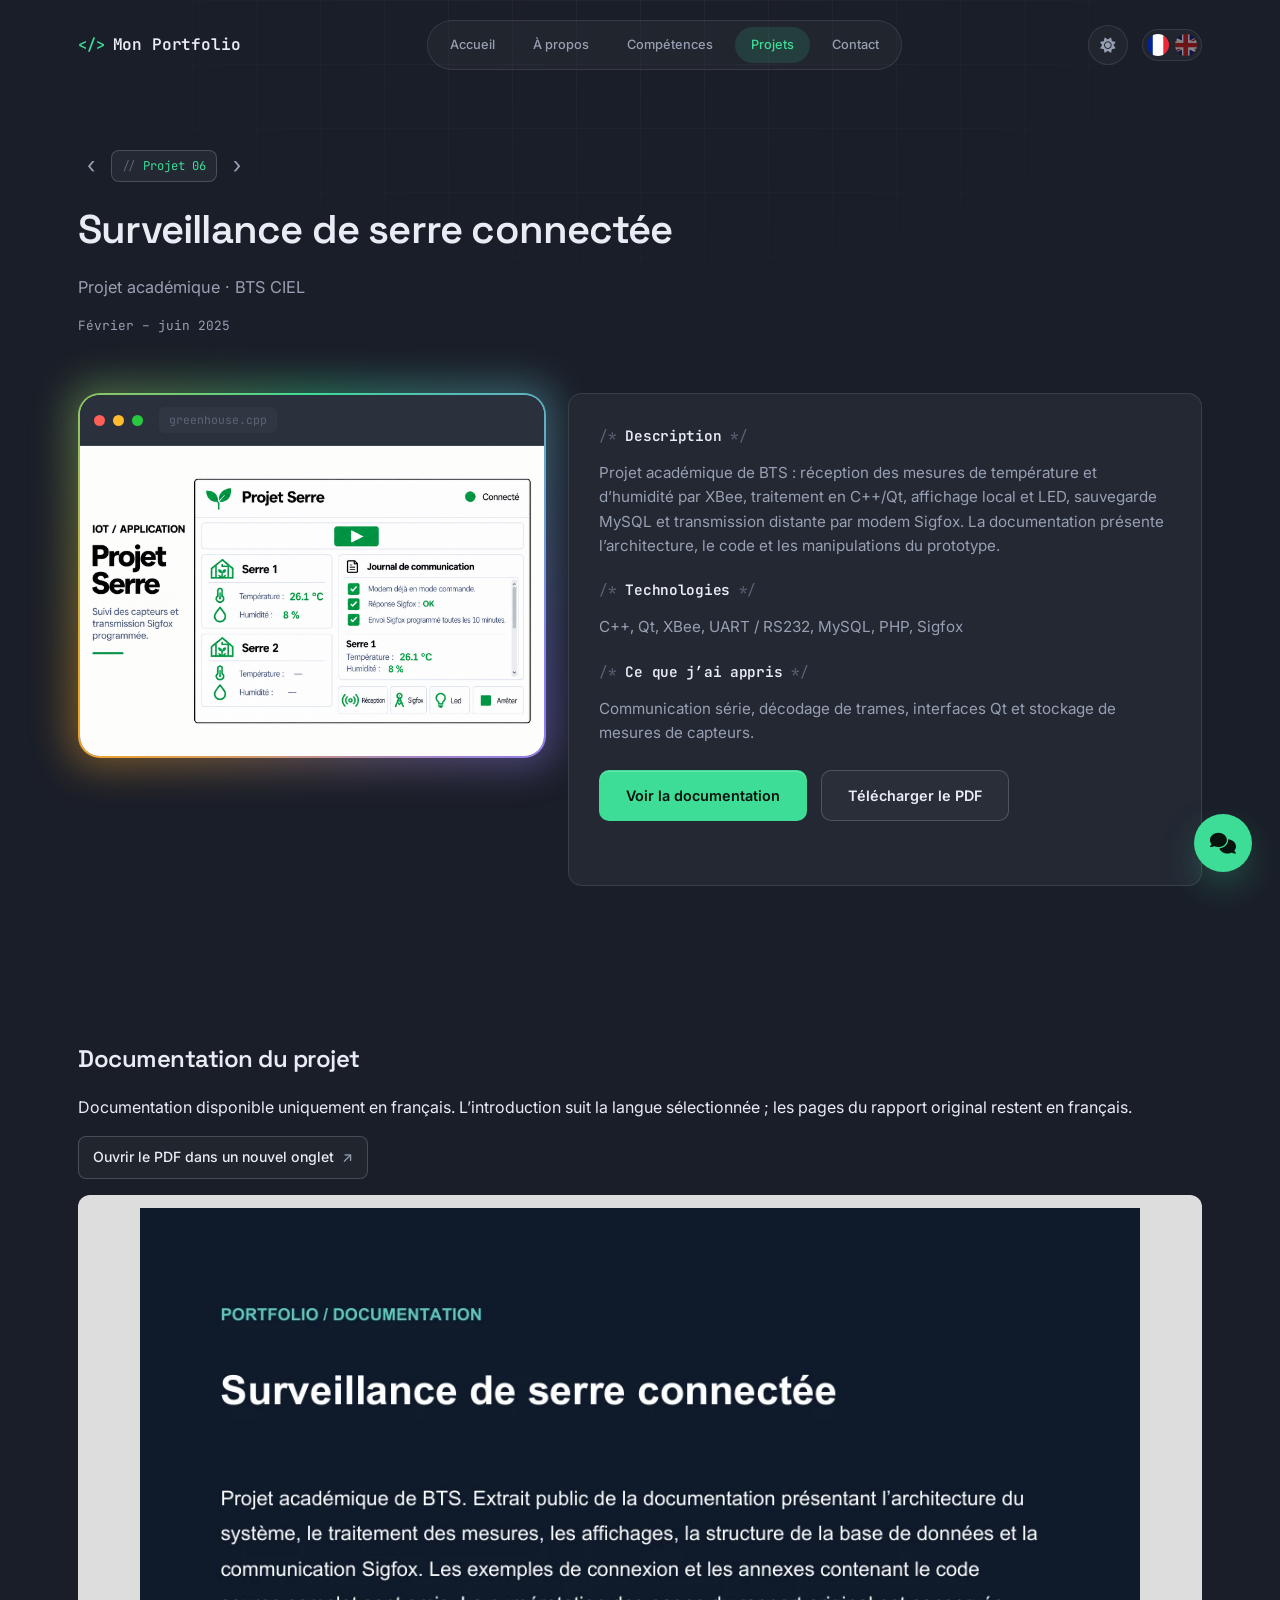
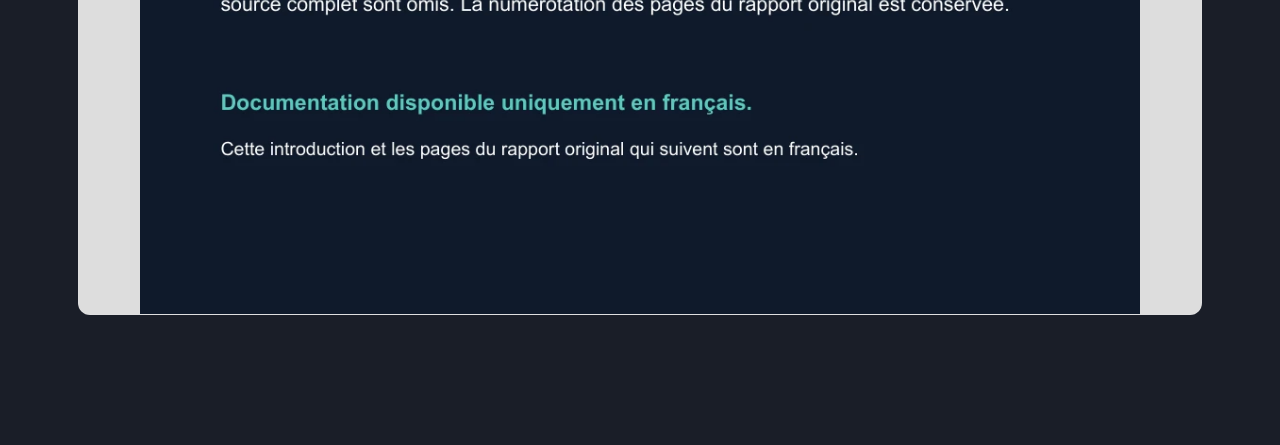
<file: project6.html>
<!DOCTYPE html>
<html lang="fr">
<head>
    <script>
        (function () {
            var saved = localStorage.getItem("theme");
            if (saved === "light") {
                document.documentElement.setAttribute("data-theme", "light");
            }
        })();
    </script>
    <meta charset="UTF-8" />
    <meta name="viewport" content="width=device-width, initial-scale=1.0" />
    <title id="page-title">Projet 1 - Portfolio</title>
    <link rel="icon" type="image/png" href="favicon.png"/>
    <link rel="preconnect" href="https://fonts.googleapis.com">
    <link rel="preconnect" href="https://fonts.gstatic.com" crossorigin>
    <link href="https://fonts.googleapis.com/css2?family=Space+Grotesk:wght@500;600;700&family=Inter:wght@400;500;600&family=JetBrains+Mono:wght@400;500;600&display=swap" rel="stylesheet">
    <link rel="stylesheet" href="style.css" />
    <link rel="stylesheet"
          href="https://cdnjs.cloudflare.com/ajax/libs/font-awesome/6.5.2/css/all.min.css" />
</head>
<body data-project-index="5">
    <header class="header" id="header">
        <div class="container nav">
            <a href="index.html" class="logo" data-i18n="ui.logo">Mon Portfolio</a>

            <nav class="navbar" id="navbar">
                <a href="index.html#home" data-i18n="ui.nav.home">Accueil</a>
                <a href="index.html#about" data-i18n="ui.nav.about">À propos</a>
                <a href="index.html#skills" data-i18n="ui.nav.skills">Compétences</a>
                <a href="index.html#projects" data-i18n="ui.nav.projects">Projets</a>
                <a href="contact.html" data-i18n="ui.nav.contact">Contact</a>
            </nav>

            <div class="nav-actions">
<button class="theme-toggle" id="theme-toggle" aria-label="Toggle light and dark theme">
                    <i class="fa-solid fa-sun theme-icon-light"></i>
                    <i class="fa-solid fa-moon theme-icon-dark"></i>
                </button>

                <div class="language-switcher">
                    <img src="fr-flag.png"
                        alt="Français"
                        onclick="changeLanguage('fr')">

                    <img src="uk-flag.png"
                        alt="English"
                        onclick="changeLanguage('en')">
                </div>

                <button class="menu-toggle" id="menu-toggle" aria-label="Open menu">
                    <i class="fa-solid fa-bars"></i>
                </button>
            </div>
        </div>
    </header>

    <section class="section project-detail-section">
        <div class="container">
            <div class="section-title reveal">
                <div id="project-switcher"></div>
                <h2 id="project-title">Projet</h2>
                <p id="project-subtitle"></p>
                <p id="project-period" class="project-period"></p>
            </div>

            <div class="about-grid project-detail-grid">
                <div class="project-image-frame reveal">
                    <div class="project-image-inner">
                        <div class="browser-bar">
                            <span class="dot red"></span><span class="dot yellow"></span><span class="dot green"></span>
                            <span class="browser-url">greenhouse.cpp</span>
                        </div>
                        <img id="project-image" src="project-serre-fr.webp" alt="Project image" />
                    </div>
                </div>

                <div class="card about-card reveal">
                    <h3 id="project-description-title">Description</h3>
                    <p id="project-description"></p>

                    <h3 id="project-technologies-title" style="margin-top: 20px;">Technologies</h3>
                    <p id="project-technologies"></p>

                    <h3 id="project-learned-title" style="margin-top: 20px;">Ce que j’ai appris</h3>
                    <p id="project-learned"></p>

                    <div class="hero-buttons" style="margin-top: 25px;">
                        <a id="view-documentation-button" href="#documentation" class="btn btn-primary">Voir la documentation</a>
                        <a id="download-documentation-button" href="documents/greenhouse-documentation-fr.pdf" download class="btn btn-secondary">Télécharger le PDF</a>
                    </div>
                </div>
            </div>
        </div>
    </section>

    <section id="documentation" class="section documentation-section">
        <div class="container">
            <h2 id="documentation-title">Documentation du projet</h2>
            <p id="documentation-language-notice">Documentation disponible uniquement en français. L’introduction suit la langue sélectionnée ; les pages du rapport original restent en français.</p>
            <p><a id="documentation-fallback" href="documents/greenhouse-documentation-fr.pdf" target="_blank" rel="noopener noreferrer">Ouvrir le PDF dans un nouvel onglet</a></p>
            <div id="documentation-frame" class="documentation-viewer" role="region" tabindex="0" aria-label="Documentation"><img src="documents/greenhouse/page-1-fr.webp" alt="Page 1 / 22" width="1060" height="1500" loading="lazy" decoding="async"><img src="documents/greenhouse/page-2.webp" alt="Page 2 / 22" width="1062" height="1500" loading="lazy" decoding="async"><img src="documents/greenhouse/page-3.webp" alt="Page 3 / 22" width="1062" height="1500" loading="lazy" decoding="async"><img src="documents/greenhouse/page-4.webp" alt="Page 4 / 22" width="1062" height="1500" loading="lazy" decoding="async"><img src="documents/greenhouse/page-5.webp" alt="Page 5 / 22" width="1062" height="1500" loading="lazy" decoding="async"><img src="documents/greenhouse/page-6.webp" alt="Page 6 / 22" width="1062" height="1500" loading="lazy" decoding="async"><img src="documents/greenhouse/page-7.webp" alt="Page 7 / 22" width="1062" height="1500" loading="lazy" decoding="async"><img src="documents/greenhouse/page-8.webp" alt="Page 8 / 22" width="1062" height="1500" loading="lazy" decoding="async"><img src="documents/greenhouse/page-9.webp" alt="Page 9 / 22" width="1062" height="1500" loading="lazy" decoding="async"><img src="documents/greenhouse/page-10.webp" alt="Page 10 / 22" width="1062" height="1500" loading="lazy" decoding="async"><img src="documents/greenhouse/page-11.webp" alt="Page 11 / 22" width="1062" height="1500" loading="lazy" decoding="async"><img src="documents/greenhouse/page-12.webp" alt="Page 12 / 22" width="1062" height="1500" loading="lazy" decoding="async"><img src="documents/greenhouse/page-13.webp" alt="Page 13 / 22" width="1062" height="1500" loading="lazy" decoding="async"><img src="documents/greenhouse/page-14.webp" alt="Page 14 / 22" width="1062" height="1500" loading="lazy" decoding="async"><img src="documents/greenhouse/page-15.webp" alt="Page 15 / 22" width="1062" height="1500" loading="lazy" decoding="async"><img src="documents/greenhouse/page-16.webp" alt="Page 16 / 22" width="1062" height="1500" loading="lazy" decoding="async"><img src="documents/greenhouse/page-17.webp" alt="Page 17 / 22" width="1062" height="1500" loading="lazy" decoding="async"><img src="documents/greenhouse/page-18.webp" alt="Page 18 / 22" width="1062" height="1500" loading="lazy" decoding="async"><img src="documents/greenhouse/page-19.webp" alt="Page 19 / 22" width="1062" height="1500" loading="lazy" decoding="async"><img src="documents/greenhouse/page-20.webp" alt="Page 20 / 22" width="1062" height="1500" loading="lazy" decoding="async"><img src="documents/greenhouse/page-21.webp" alt="Page 21 / 22" width="1062" height="1500" loading="lazy" decoding="async"><img src="documents/greenhouse/page-22.webp" alt="Page 22 / 22" width="1062" height="1500" loading="lazy" decoding="async"></div>
        </div>
    </section>

    <button class="chatbot-toggle" id="chatbot-toggle" aria-label="Open chatbot">
        <i class="fa-solid fa-comments"></i>
    </button>

    <div class="chatbot-window" id="chatbot-window">
        <div class="chatbot-header">
            <h3 data-i18n="ui.chatbot.title">Assistant Portfolio</h3>
            <button class="chatbot-close" id="chatbot-close" aria-label="Close chatbot">
                <i class="fa-solid fa-xmark"></i>
            </button>
        </div>

        <div class="chatbot-body" id="chatbot-body">
            <div class="bot-message chatbot-welcome">
                <p data-i18n="ui.chatbot.welcome">Bonjour ! Je peux vous aider à en savoir plus rapidement sur Iakobi.</p>
            </div>

            <div class="bot-message chatbot-examples">
                <p data-i18n="ui.chatbot.try">Essayez l’une de ces questions :</p>
                <div class="chatbot-suggestion-list">
                    <button type="button" class="chatbot-suggestion" data-i18n="ui.chatbot.q1"></button>
                    <button type="button" class="chatbot-suggestion" data-i18n="ui.chatbot.q2"></button>
                    <button type="button" class="chatbot-suggestion" data-i18n="ui.chatbot.q3"></button>
                    <button type="button" class="chatbot-suggestion" data-i18n="ui.chatbot.q4"></button>
                </div>
            </div>
        </div>

        <form class="chatbot-input-area" id="chatbot-form">
            <input
                type="text"
                id="chatbot-input"
                placeholder="Posez une question..."
                autocomplete="off"
            />
            <button type="submit" aria-label="Send message">
                <i class="fa-solid fa-paper-plane"></i>
            </button>
        </form>
    </div>

    <script src="script.js"></script>
</body>
</html>
</file>
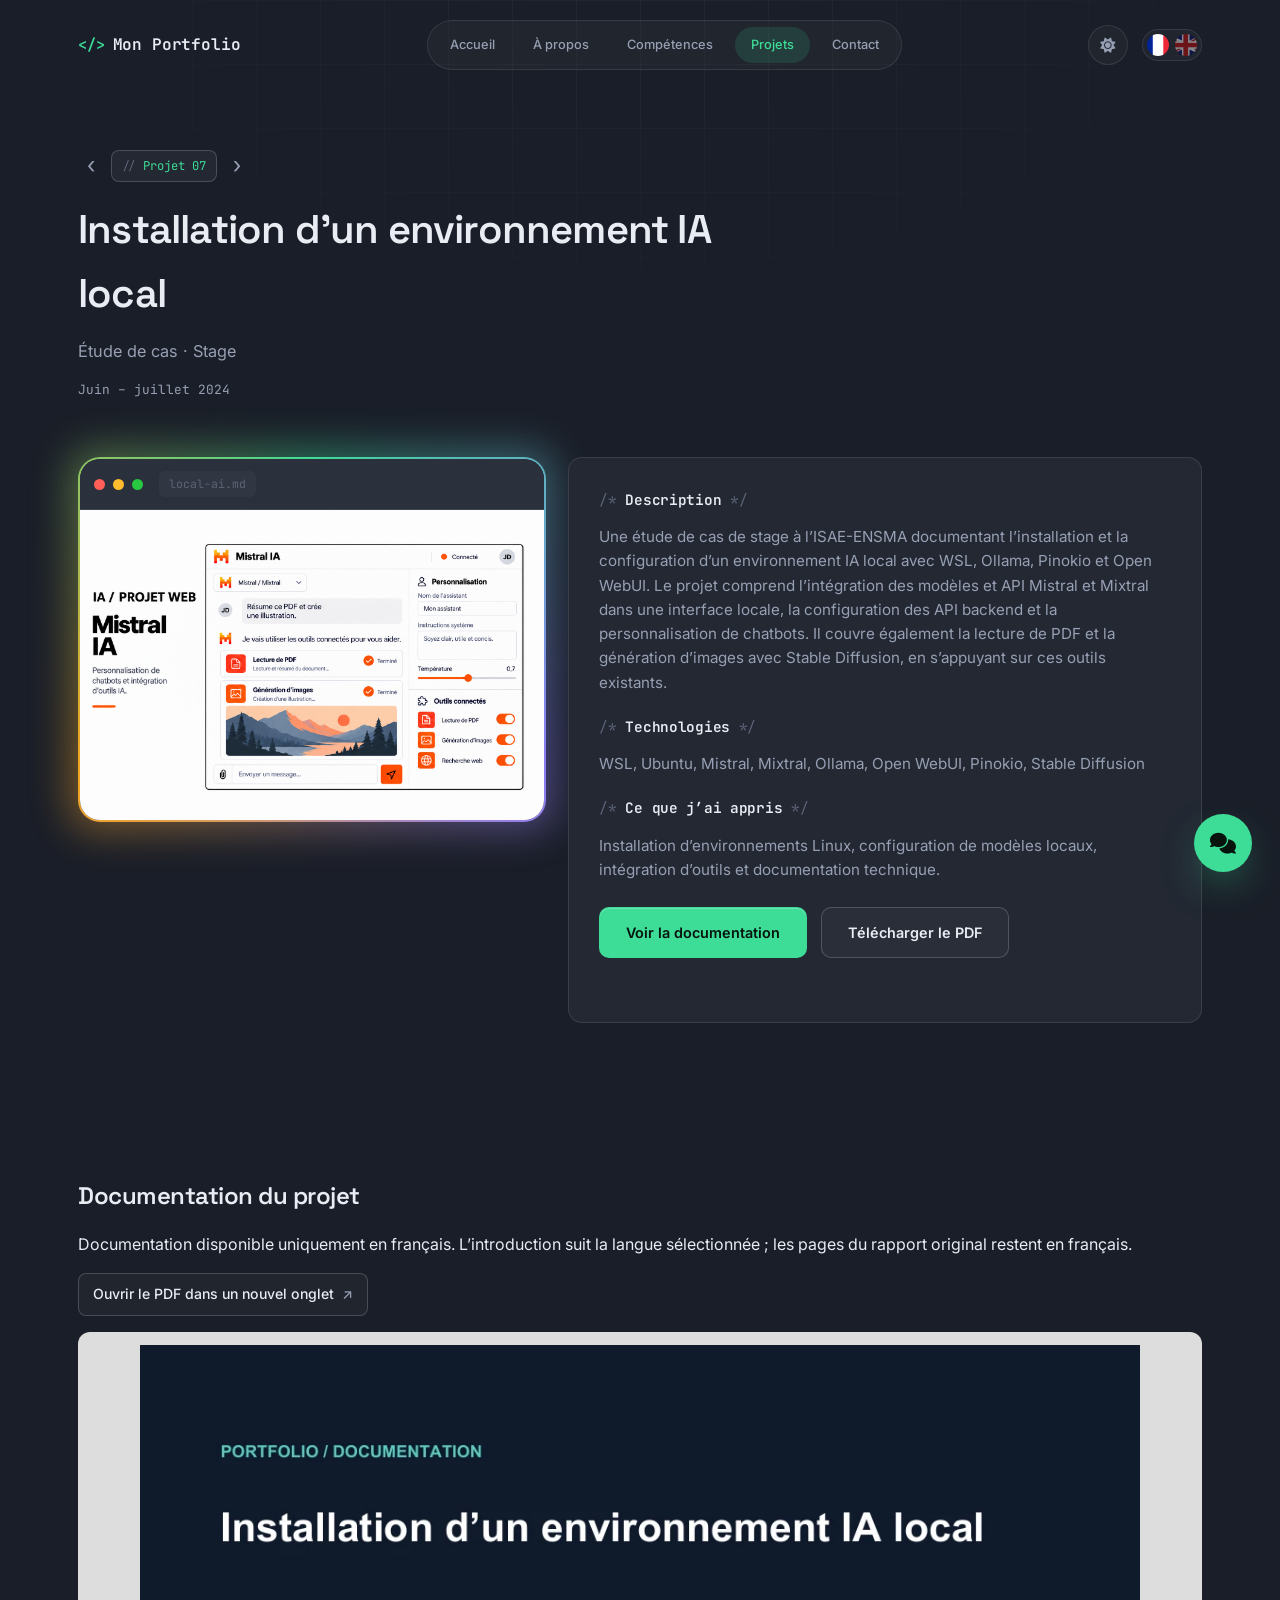
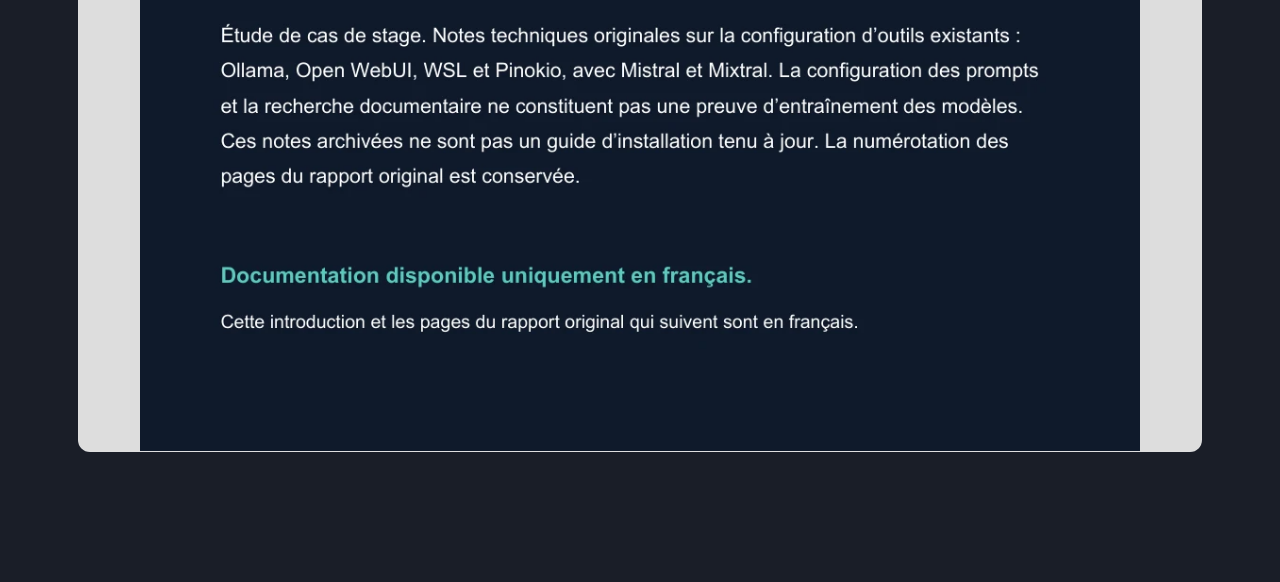
<file: project7.html>
<!DOCTYPE html>
<html lang="fr">
<head>
    <script>
        (function () {
            var saved = localStorage.getItem("theme");
            if (saved === "light") {
                document.documentElement.setAttribute("data-theme", "light");
            }
        })();
    </script>
    <meta charset="UTF-8" />
    <meta name="viewport" content="width=device-width, initial-scale=1.0" />
    <title id="page-title">Projet 1 - Portfolio</title>
    <link rel="icon" type="image/png" href="favicon.png"/>
    <link rel="preconnect" href="https://fonts.googleapis.com">
    <link rel="preconnect" href="https://fonts.gstatic.com" crossorigin>
    <link href="https://fonts.googleapis.com/css2?family=Space+Grotesk:wght@500;600;700&family=Inter:wght@400;500;600&family=JetBrains+Mono:wght@400;500;600&display=swap" rel="stylesheet">
    <link rel="stylesheet" href="style.css" />
    <link rel="stylesheet"
          href="https://cdnjs.cloudflare.com/ajax/libs/font-awesome/6.5.2/css/all.min.css" />
</head>
<body data-project-index="6">
    <header class="header" id="header">
        <div class="container nav">
            <a href="index.html" class="logo" data-i18n="ui.logo">Mon Portfolio</a>

            <nav class="navbar" id="navbar">
                <a href="index.html#home" data-i18n="ui.nav.home">Accueil</a>
                <a href="index.html#about" data-i18n="ui.nav.about">À propos</a>
                <a href="index.html#skills" data-i18n="ui.nav.skills">Compétences</a>
                <a href="index.html#projects" data-i18n="ui.nav.projects">Projets</a>
                <a href="contact.html" data-i18n="ui.nav.contact">Contact</a>
            </nav>

            <div class="nav-actions">
<button class="theme-toggle" id="theme-toggle" aria-label="Toggle light and dark theme">
                    <i class="fa-solid fa-sun theme-icon-light"></i>
                    <i class="fa-solid fa-moon theme-icon-dark"></i>
                </button>

                <div class="language-switcher">
                    <img src="fr-flag.png"
                        alt="Français"
                        onclick="changeLanguage('fr')">

                    <img src="uk-flag.png"
                        alt="English"
                        onclick="changeLanguage('en')">
                </div>

                <button class="menu-toggle" id="menu-toggle" aria-label="Open menu">
                    <i class="fa-solid fa-bars"></i>
                </button>
            </div>
        </div>
    </header>

    <section class="section project-detail-section">
        <div class="container">
            <div class="section-title reveal">
                <div id="project-switcher"></div>
                <h2 id="project-title">Projet</h2>
                <p id="project-subtitle"></p>
                <p id="project-period" class="project-period"></p>
            </div>

            <div class="about-grid project-detail-grid">
                <div class="project-image-frame reveal">
                    <div class="project-image-inner">
                        <div class="browser-bar">
                            <span class="dot red"></span><span class="dot yellow"></span><span class="dot green"></span>
                            <span class="browser-url">local-ai.md</span>
                        </div>
                        <img id="project-image" src="project-mistral-fr.webp" alt="Project image" />
                    </div>
                </div>

                <div class="card about-card reveal">
                    <h3 id="project-description-title">Description</h3>
                    <p id="project-description"></p>

                    <h3 id="project-technologies-title" style="margin-top: 20px;">Technologies</h3>
                    <p id="project-technologies"></p>

                    <h3 id="project-learned-title" style="margin-top: 20px;">Ce que j’ai appris</h3>
                    <p id="project-learned"></p>

                    <div class="hero-buttons" style="margin-top: 25px;">
                        <a id="view-documentation-button" href="#documentation" class="btn btn-primary">Voir la documentation</a>
                        <a id="download-documentation-button" href="documents/local-ai-documentation-fr.pdf" download class="btn btn-secondary">Télécharger le PDF</a>
                    </div>
                </div>
            </div>
        </div>
    </section>

    <section id="documentation" class="section documentation-section">
        <div class="container">
            <h2 id="documentation-title">Documentation du projet</h2>
            <p id="documentation-language-notice">Documentation disponible uniquement en français. L’introduction suit la langue sélectionnée ; les pages du rapport original restent en français.</p>
            <p><a id="documentation-fallback" href="documents/local-ai-documentation-fr.pdf" target="_blank" rel="noopener noreferrer">Ouvrir le PDF dans un nouvel onglet</a></p>
            <div id="documentation-frame" class="documentation-viewer" role="region" tabindex="0" aria-label="Documentation"><img src="documents/local-ai/page-1-fr.webp" alt="Page 1 / 16" width="1060" height="1500" loading="lazy" decoding="async"><img src="documents/local-ai/page-2.webp" alt="Page 2 / 16" width="1062" height="1500" loading="lazy" decoding="async"><img src="documents/local-ai/page-3.webp" alt="Page 3 / 16" width="1062" height="1500" loading="lazy" decoding="async"><img src="documents/local-ai/page-4.webp" alt="Page 4 / 16" width="1062" height="1500" loading="lazy" decoding="async"><img src="documents/local-ai/page-5.webp" alt="Page 5 / 16" width="1062" height="1500" loading="lazy" decoding="async"><img src="documents/local-ai/page-6.webp" alt="Page 6 / 16" width="1062" height="1500" loading="lazy" decoding="async"><img src="documents/local-ai/page-7.webp" alt="Page 7 / 16" width="1062" height="1500" loading="lazy" decoding="async"><img src="documents/local-ai/page-8.webp" alt="Page 8 / 16" width="1062" height="1500" loading="lazy" decoding="async"><img src="documents/local-ai/page-9.webp" alt="Page 9 / 16" width="1062" height="1500" loading="lazy" decoding="async"><img src="documents/local-ai/page-10.webp" alt="Page 10 / 16" width="1062" height="1500" loading="lazy" decoding="async"><img src="documents/local-ai/page-11.webp" alt="Page 11 / 16" width="1062" height="1500" loading="lazy" decoding="async"><img src="documents/local-ai/page-12.webp" alt="Page 12 / 16" width="1062" height="1500" loading="lazy" decoding="async"><img src="documents/local-ai/page-13.webp" alt="Page 13 / 16" width="1062" height="1500" loading="lazy" decoding="async"><img src="documents/local-ai/page-14.webp" alt="Page 14 / 16" width="1062" height="1500" loading="lazy" decoding="async"><img src="documents/local-ai/page-15.webp" alt="Page 15 / 16" width="1062" height="1500" loading="lazy" decoding="async"><img src="documents/local-ai/page-16.webp" alt="Page 16 / 16" width="1062" height="1500" loading="lazy" decoding="async"></div>
        </div>
    </section>

    <button class="chatbot-toggle" id="chatbot-toggle" aria-label="Open chatbot">
        <i class="fa-solid fa-comments"></i>
    </button>

    <div class="chatbot-window" id="chatbot-window">
        <div class="chatbot-header">
            <h3 data-i18n="ui.chatbot.title">Assistant Portfolio</h3>
            <button class="chatbot-close" id="chatbot-close" aria-label="Close chatbot">
                <i class="fa-solid fa-xmark"></i>
            </button>
        </div>

        <div class="chatbot-body" id="chatbot-body">
            <div class="bot-message chatbot-welcome">
                <p data-i18n="ui.chatbot.welcome">Bonjour ! Je peux vous aider à en savoir plus rapidement sur Iakobi.</p>
            </div>

            <div class="bot-message chatbot-examples">
                <p data-i18n="ui.chatbot.try">Essayez l’une de ces questions :</p>
                <div class="chatbot-suggestion-list">
                    <button type="button" class="chatbot-suggestion" data-i18n="ui.chatbot.q1"></button>
                    <button type="button" class="chatbot-suggestion" data-i18n="ui.chatbot.q2"></button>
                    <button type="button" class="chatbot-suggestion" data-i18n="ui.chatbot.q3"></button>
                    <button type="button" class="chatbot-suggestion" data-i18n="ui.chatbot.q4"></button>
                </div>
            </div>
        </div>

        <form class="chatbot-input-area" id="chatbot-form">
            <input
                type="text"
                id="chatbot-input"
                placeholder="Posez une question..."
                autocomplete="off"
            />
            <button type="submit" aria-label="Send message">
                <i class="fa-solid fa-paper-plane"></i>
            </button>
        </form>
    </div>

    <script src="script.js"></script>
</body>
</html>
</file>
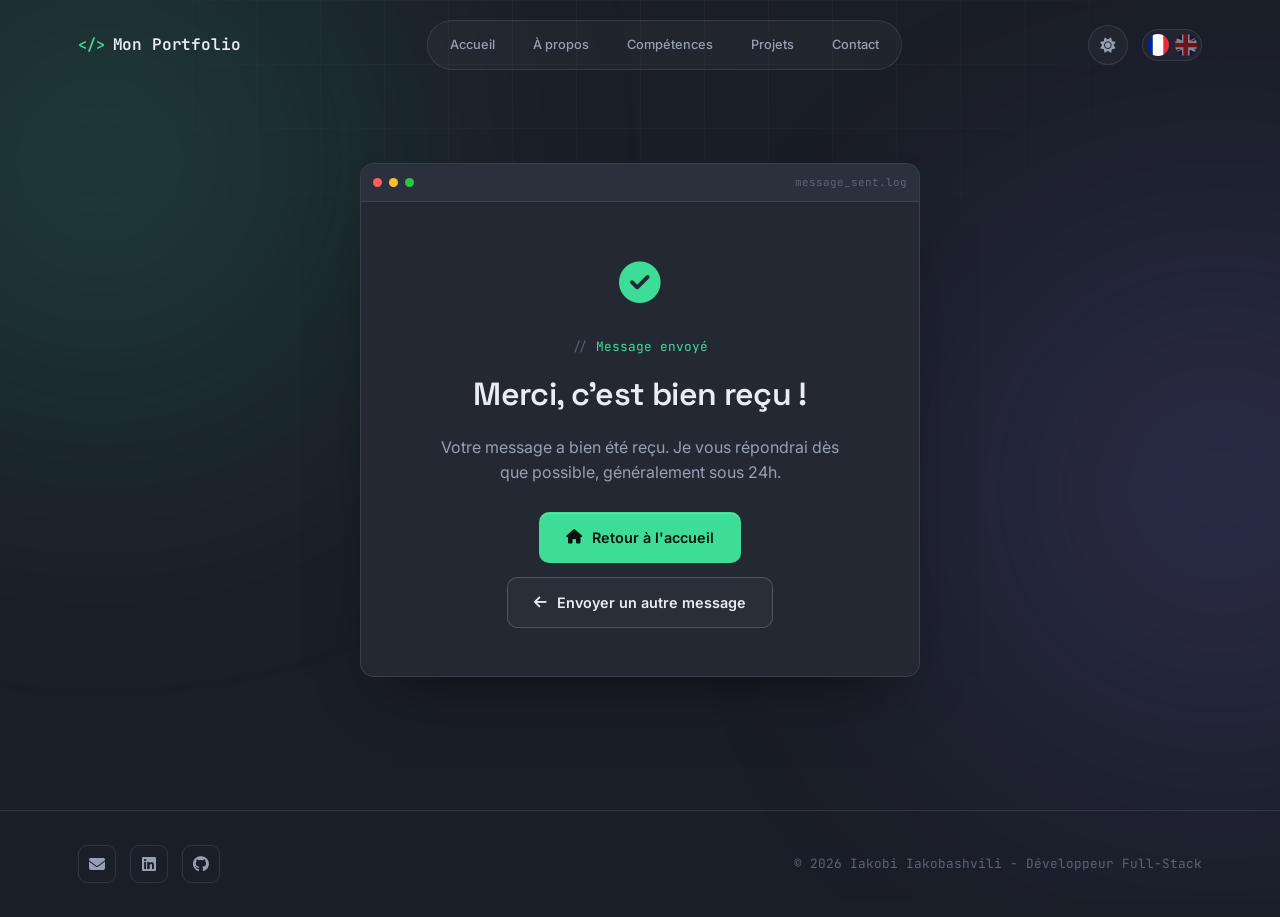
<file: thank-you.html>
<!DOCTYPE html>
<html lang="fr">
<head>
    <meta charset="UTF-8" />
    <meta name="viewport" content="width=device-width, initial-scale=1.0" />
    <title id="page-title">Merci - Portfolio</title>
    <link rel="icon" type="image/png" href="favicon.png"/>
    <link rel="preconnect" href="https://fonts.googleapis.com">
    <link rel="preconnect" href="https://fonts.gstatic.com" crossorigin>
    <link href="https://fonts.googleapis.com/css2?family=Space+Grotesk:wght@500;600;700&family=Inter:wght@400;500;600&family=JetBrains+Mono:wght@400;500;600&display=swap" rel="stylesheet">
    <link rel="stylesheet" href="style.css" />
    <link rel="stylesheet"
          href="https://cdnjs.cloudflare.com/ajax/libs/font-awesome/6.5.2/css/all.min.css" />
</head>
<body>
    <script>
        (function () {
            var saved = localStorage.getItem("theme");
            if (saved === "light") {
                document.documentElement.setAttribute("data-theme", "light");
            }
        })();
    </script>

    <div class="background-blur-wrap">
        <div class="background-blur blur-left"></div>
        <div class="background-blur blur-right"></div>
    </div>

    <header class="header" id="header">
        <div class="container nav">
            <a href="index.html" class="logo" data-i18n="ui.logo">Mon Portfolio</a>

            <nav class="navbar" id="navbar">
                <a href="index.html#home" data-i18n="ui.nav.home">Accueil</a>
                <a href="index.html#about" data-i18n="ui.nav.about">À propos</a>
                <a href="index.html#skills" data-i18n="ui.nav.skills">Compétences</a>
                <a href="index.html#projects" data-i18n="ui.nav.projects">Projets</a>
                <a href="contact.html" data-i18n="ui.nav.contact">Contact</a>
            </nav>

            <div class="nav-actions">
                <button class="theme-toggle" id="theme-toggle" aria-label="Toggle light and dark theme">
                    <i class="fa-solid fa-sun theme-icon-light"></i>
                    <i class="fa-solid fa-moon theme-icon-dark"></i>
                </button>

                <div class="language-switcher">
                    <img src="fr-flag.png"
                        alt="Français"
                        onclick="changeLanguage('fr')">

                    <img src="uk-flag.png"
                        alt="English"
                        onclick="changeLanguage('en')">
                </div>

                <button class="menu-toggle" id="menu-toggle" aria-label="Open menu">
                    <i class="fa-solid fa-bars"></i>
                </button>
            </div>
        </div>
    </header>

    <main>
        <section class="section thank-you-section">
            <div class="container">
                <div class="thank-you-card reveal">
                    <div class="card-chrome">
                        <span class="dot red"></span><span class="dot yellow"></span><span class="dot green"></span>
                        <span class="card-filename">message_sent.log</span>
                    </div>
                    <div class="thank-you-body">
                        <div class="thank-you-icon">
                            <i class="fa-solid fa-circle-check"></i>
                        </div>
                        <span class="eyebrow" data-i18n="ui.thankYouPage.eyebrow">Message envoyé</span>
                        <h2 data-i18n="ui.thankYouPage.title">Merci, c'est bien reçu !</h2>
                        <p data-i18n="ui.thankYouPage.subtitle">Votre message a bien été envoyé. Je vous répondrai dès que possible, généralement sous 24h.</p>

                        <div class="thank-you-actions">
                            <a href="index.html" class="btn btn-primary">
                                <i class="fa-solid fa-house"></i>
                                <span data-i18n="ui.thankYouPage.backHome">Retour à l'accueil</span>
                            </a>
                            <a href="contact.html" class="btn btn-secondary">
                                <i class="fa-solid fa-arrow-left"></i>
                                <span data-i18n="ui.thankYouPage.backContact">Envoyer un autre message</span>
                            </a>
                        </div>
                    </div>
                </div>
            </div>
        </section>
    </main>

    <footer class="footer">
        <div class="container footer-content">
            <div class="footer-links">
                <a id="footer-email" href="mailto:test@email.com" aria-label="Email">
                    <i class="fa-solid fa-envelope"></i>
                </a>
                <a id="footer-linkedin" href="#" target="_blank" aria-label="LinkedIn">
                    <i class="fa-brands fa-linkedin"></i>
                </a>
                <a id="footer-github" href="#" target="_blank" aria-label="GitHub">
                    <i class="fa-brands fa-github"></i>
                </a>
            </div>

            <p id="footer-text">© 2026 Portfolio</p>
        </div>
    </footer>

    <script src="script.js"></script>
</body>
</html>
</file>
<file: style.css>
/* ==========================================================================
   Iakobi Iakobashvili — Portfolio
   Design language: dark IDE / terminal, built for a Full-Stack · AI · DevOps dev
   ========================================================================== */

:root {
  /* Palette */
  --void: #1a1e28;
  --surface: #232833;
  --surface-2: #2a303c;
  --surface-3: #333a48;
  --border: rgba(231, 234, 240, 0.11);
  --border-strong: rgba(231, 234, 240, 0.2);

  --text-primary: #e9ecf3;
  --text-muted: #97a0b3;
  --text-faint: #5b6376;

  --mint: #3ddc97;
  --mint-dim: rgba(61, 220, 151, 0.14);
  --amber: #f5a623;
  --amber-dim: rgba(245, 166, 35, 0.14);
  --violet: #8b7cf6;
  --violet-dim: rgba(139, 124, 246, 0.14);
  --red: #ff5f57;
  --yellow: #ffbd2e;
  --green: #28c840;

  --shadow-rgb: 0, 0, 0;
  --on-accent: #06140d;
  --glass-rgb: 26, 30, 40;
  --chip-bg: rgba(255, 255, 255, 0.03);
  --chip-bg-hover: rgba(255, 255, 255, 0.065);

  /* Type */
  --font-display: "Space Grotesk", "Inter", sans-serif;
  --font-body: "Inter", sans-serif;
  --font-mono: "JetBrains Mono", monospace;

  --container: 1180px;
  --radius-sm: 8px;
  --radius-md: 14px;
  --radius-lg: 22px;

  --ease: cubic-bezier(0.16, 1, 0.3, 1);
}

/* ==========================================================================
   Light theme
   ========================================================================== */
html[data-theme="light"] {
  --void: #f5f6f7;
  --surface: #ffffff;
  --surface-2: #eef1f3;
  --surface-3: #e4e9ed;
  --border: rgba(28, 43, 51, 0.14);
  --border-strong: rgba(28, 43, 51, 0.22);

  --text-primary: #18252d;
  --text-muted: #465660;
  --text-faint: #65747e;

  --mint: #08774e;
  --mint-dim: rgba(8, 119, 78, 0.08);
  --amber: #b06a0a;
  --amber-dim: rgba(176, 106, 10, 0.1);
  --violet: #6c56e0;
  --violet-dim: rgba(108, 86, 224, 0.1);

  --shadow-rgb: 20, 23, 31;
  --on-accent: #f6fdf9;
  --glass-rgb: 255, 255, 255;
  --chip-bg: rgba(20, 23, 31, 0.035);
  --chip-bg-hover: rgba(20, 23, 31, 0.07);
}

html[data-theme="light"] body::before {
  opacity: 0.5;
}
html[data-theme="light"] .background-blur {
  opacity: 0.18;
}
html[data-theme="light"] .blur-left {
  background: radial-gradient(circle, var(--mint), transparent 70%);
}
html[data-theme="light"] .blur-right {
  background: radial-gradient(circle, var(--violet), transparent 70%);
}
html[data-theme="light"] .image-wrapper img {
  filter: grayscale(8%);
}
html[data-theme="light"] ::selection {
  background: var(--mint);
  color: #ffffff;
}
html[data-theme="light"] .header.scrolled {
  border-bottom: 1px solid var(--border-strong);
}
html[data-theme="light"] .hero-terminal,
html[data-theme="light"] .browser-frame,
html[data-theme="light"] .project-card,
html[data-theme="light"] .about-card:hover,
html[data-theme="light"] .contact-link:hover,
html[data-theme="light"] .contact-json-card,
html[data-theme="light"] .contact-form-card,
html[data-theme="light"] .chatbot-toast,
html[data-theme="light"] .chatbot-window,
html[data-theme="light"] .navbar.active {
  box-shadow: 0 20px 45px -24px rgba(var(--shadow-rgb), 0.16);
}
html[data-theme="light"] .project-card:hover {
  box-shadow: 0 25px 50px -24px rgba(var(--shadow-rgb), 0.2);
}
html[data-theme="light"] .hero-badge {
  border-color: rgba(14, 157, 99, 0.28);
}
html[data-theme="light"] .btn-primary:hover {
  box-shadow: 0 10px 26px -8px rgba(14, 157, 99, 0.35);
}
html[data-theme="light"] .chatbot-toggle {
  box-shadow: 0 16px 34px -12px rgba(14, 157, 99, 0.4);
}
html[data-theme="light"] .skills-tab.active {
  border-color: rgba(14, 157, 99, 0.3);
}
html[data-theme="light"] .project-tags span {
  border-color: rgba(176, 106, 10, 0.28);
}
html[data-theme="light"] .skill.card:hover {
  border-color: var(--violet);
}

@media (prefers-reduced-motion: reduce) {
  *,
  *::before,
  *::after {
    animation-duration: 0.001ms !important;
    animation-iteration-count: 1 !important;
    transition-duration: 0.001ms !important;
    scroll-behavior: auto !important;
  }
}

* {
  box-sizing: border-box;
}

html {
  scroll-behavior: smooth;
  overflow-x: hidden;
  width: 100%;
}

body {
  margin: 0;
  background: var(--void);
  color: var(--text-primary);
  font-family: var(--font-body);
  font-size: 16px;
  line-height: 1.6;
  -webkit-font-smoothing: antialiased;
  overflow-x: hidden;
  width: 100%;
  overscroll-behavior-x: none;
}

img {
  max-width: 100%;
  display: block;
}
a {
  color: inherit;
  text-decoration: none;
}
button {
  font-family: inherit;
  cursor: pointer;
}
p {
  margin: 0 0 1em;
}
p:last-child {
  margin-bottom: 0;
}

h1,
h2,
h3,
h4 {
  font-family: var(--font-display);
  font-weight: 600;
  margin: 0;
  letter-spacing: -0.02em;
}

::selection {
  background: var(--mint);
  color: var(--void);
}

:focus-visible {
  outline: 2px solid var(--mint);
  outline-offset: 3px;
  border-radius: 4px;
}

.container {
  max-width: var(--container);
  margin: 0 auto;
  padding: 0 28px;
}

.section {
  position: relative;
  padding: 130px 0;
}

/* ambient background */
.background-blur-wrap {
  position: fixed;
  inset: 0;
  overflow: hidden;
  z-index: 0;
  pointer-events: none;
}
.background-blur {
  position: absolute;
  width: 640px;
  height: 640px;
  border-radius: 50%;
  filter: blur(140px);
  z-index: 0;
  pointer-events: none;
  opacity: 0.35;
}
.blur-left {
  top: -160px;
  left: -220px;
  background: radial-gradient(circle, var(--mint), transparent 70%);
  animation: float-a 22s ease-in-out infinite;
}
.blur-right {
  bottom: 10%;
  right: -260px;
  background: radial-gradient(circle, var(--violet), transparent 70%);
  animation: float-b 26s ease-in-out infinite;
}
@keyframes float-a {
  0%,
  100% {
    transform: translate(0, 0);
  }
  50% {
    transform: translate(60px, 80px);
  }
}
@keyframes float-b {
  0%,
  100% {
    transform: translate(0, 0);
  }
  50% {
    transform: translate(-70px, -50px);
  }
}

/* grid texture overlay for extra depth */
body::before {
  content: "";
  position: fixed;
  inset: 0;
  z-index: 0;
  pointer-events: none;
  background-image:
    linear-gradient(var(--border) 1px, transparent 1px),
    linear-gradient(90deg, var(--border) 1px, transparent 1px);
  background-size: 64px 64px;
  opacity: 0.35;
  mask-image: radial-gradient(ellipse 80% 60% at 50% 0%, #000 10%, transparent 70%);
}

main,
header,
footer {
  position: relative;
  z-index: 1;
}

/* ==========================================================================
   Header
   ========================================================================== */
.header {
  position: fixed;
  top: 0;
  left: 0;
  right: 0;
  z-index: 100;
  padding: 20px 0;
  transition: all 0.4s var(--ease);
}
.header.scrolled {
  padding: 12px 0;
  background: rgba(var(--glass-rgb), 0.78);
  backdrop-filter: blur(16px) saturate(140%);
  border-bottom: 1px solid var(--border);
}
.nav {
  display: flex;
  align-items: center;
  justify-content: space-between;
  gap: 24px;
}

.logo {
  font-family: var(--font-mono);
  font-size: 1rem;
  font-weight: 600;
  color: var(--text-primary);
  display: inline-flex;
  align-items: center;
  gap: 8px;
  letter-spacing: -0.01em;
}
.logo::before {
  content: "</>";
  color: var(--mint);
  font-size: 0.95em;
}

.navbar {
  display: flex;
  align-items: center;
  gap: 6px;
  background: var(--chip-bg);
  border: 1px solid var(--border);
  padding: 6px;
  border-radius: 999px;
}
.navbar a {
  position: relative;
  font-size: 0.8rem;
  font-weight: 500;
  color: var(--text-muted);
  padding: 8px 16px;
  border-radius: 999px;
  transition: color 0.25s var(--ease), background 0.25s var(--ease);
}
.navbar a:hover {
  color: var(--text-primary);
  background: var(--chip-bg-hover);
}

.nav-actions {
  display: flex;
  align-items: center;
  gap: 14px;
}

.language-switcher {
  display: flex;
  align-items: center;
  gap: 6px;
  padding: 4px;
  border: 1px solid var(--border);
  border-radius: 999px;
  background: var(--chip-bg);
}
.language-switcher img {
  width: 22px;
  height: 22px;
  border-radius: 50%;
  object-fit: cover;
  cursor: pointer;
  opacity: 0.45;
  transition: opacity 0.2s var(--ease), transform 0.2s var(--ease);
}

@media (hover: none) and (pointer: coarse) {
  /* Touch screens: grow the tappable area around each flag to ~44px
     (accessible tap-target size) without changing how big the flag looks */
  .language-switcher {
    gap: 0;
    padding: 0 2px;
  }
  .language-switcher img {
    box-sizing: content-box;
    padding: 11px;
  }
}
.language-switcher img:hover {
  transform: scale(1.1);
}
.language-switcher img.active,
.language-switcher img:hover {
  opacity: 1;
}

.menu-toggle {
  display: none;
  width: 40px;
  height: 40px;
  border-radius: 10px;
  border: 1px solid var(--border);
  background: var(--chip-bg);
  color: var(--text-primary);
  align-items: center;
  justify-content: center;
  font-size: 1rem;
}

.theme-toggle {
  width: 40px;
  height: 40px;
  border-radius: 50%;
  border: 1px solid var(--border);
  background: var(--chip-bg);
  color: var(--text-muted);
  display: flex;
  align-items: center;
  justify-content: center;
  font-size: 0.95rem;
  transition: all 0.25s var(--ease);
}
.theme-toggle:hover {
  color: var(--mint);
  border-color: var(--border-strong);
  transform: rotate(-12deg);
}
.theme-toggle .theme-icon-dark {
  display: none;
}
html[data-theme="light"] .theme-toggle .theme-icon-light {
  display: none;
}
html[data-theme="light"] .theme-toggle .theme-icon-dark {
  display: inline;
}

/* ==========================================================================
   Buttons
   ========================================================================== */
.btn {
  display: inline-flex;
  align-items: center;
  gap: 10px;
  padding: 13px 26px;
  border-radius: 10px;
  font-size: 0.9rem;
  font-weight: 600;
  border: 1px solid transparent;
  transition: transform 0.25s var(--ease), box-shadow 0.25s var(--ease), background 0.25s var(--ease), border-color 0.25s var(--ease);
  white-space: nowrap;
}
.btn-primary {
  background: var(--mint);
  color: var(--on-accent);
  box-shadow: inset 0 1px 0 rgba(255, 255, 255, 0.22), 0 0 0 0 rgba(61, 220, 151, 0.5);
}
.btn-primary:hover {
  transform: translateY(-2px);
  box-shadow: inset 0 1px 0 rgba(255, 255, 255, 0.25), 0 12px 30px -8px rgba(61, 220, 151, 0.4);
}
.btn-secondary {
  background: var(--chip-bg);
  color: var(--text-primary);
  border-color: var(--border-strong);
}
.btn-secondary:hover {
  transform: translateY(-2px);
  border-color: var(--mint);
  background: var(--chip-bg-hover);
}

/* ==========================================================================
   Hero
   ========================================================================== */
.hero {
  position: relative;
  padding-top: 190px;
  padding-bottom: 100px;
  min-height: 100vh;
  display: flex;
  align-items: center;
}
.hero::before {
  content: "";
  position: absolute;
  inset: -10% -10% auto -10%;
  height: 70%;
  background: radial-gradient(ellipse 60% 50% at 50% 0%, rgba(61, 220, 151, 0.08), transparent 70%);
  pointer-events: none;
  z-index: -1;
}
html[data-theme="light"] .hero::before {
  opacity: 0.5;
}
.hero-content {
  display: grid;
  grid-template-columns: 1.05fr 0.95fr;
  gap: 60px;
  align-items: center;
}
.hero-content > * {
  min-width: 0;
}

.hero-badge {
  display: inline-flex;
  align-items: center;
  gap: 0;
  font-family: var(--font-mono);
  font-size: 0.78rem;
  color: var(--mint);
  background: var(--mint-dim);
  border: 1px solid rgba(61, 220, 151, 0.3);
  padding: 7px 14px;
  border-radius: 999px;
  margin-bottom: 22px;
}
.hero-badge::before {
  content: "";
  width: 7px;
  height: 7px;
  border-radius: 50%;
  background: var(--mint);
  margin-right: 9px;
  box-shadow: 0 0 0 0 rgba(61, 220, 151, 0.6);
  animation: pulse-dot 2s infinite;
}
@keyframes pulse-dot {
  0% {
    box-shadow: 0 0 0 0 rgba(61, 220, 151, 0.55);
  }
  70% {
    box-shadow: 0 0 0 8px rgba(61, 220, 151, 0);
  }
  100% {
    box-shadow: 0 0 0 0 rgba(61, 220, 151, 0);
  }
}

#hero-name {
  font-size: clamp(2.4rem, 5vw, 3.6rem);
  line-height: 1.05;
  margin-bottom: 10px;
}
#hero-title {
  font-family: var(--font-mono);
  font-size: clamp(1rem, 2vw, 1.25rem);
  font-weight: 500;
  color: transparent;
  background: linear-gradient(90deg, var(--mint), var(--violet));
  -webkit-background-clip: text;
  background-clip: text;
  margin-bottom: 22px;
  display: inline-block;
}
.hero-description {
  color: var(--text-muted);
  font-size: 1.05rem;
  max-width: 520px;
  margin-bottom: 32px;
}
.hero-buttons {
  display: flex;
  gap: 14px;
  flex-wrap: wrap;
  margin-bottom: 34px;
}
.social-links {
  display: flex;
  gap: 12px;
  margin-bottom: 34px;
}
.social-links a {
  width: 42px;
  height: 42px;
  display: flex;
  align-items: center;
  justify-content: center;
  border: 1px solid var(--border);
  border-radius: 10px;
  color: var(--text-muted);
  transition: all 0.25s var(--ease);
}
.social-links a:hover {
  color: var(--void);
  background: var(--mint);
  border-color: var(--mint);
  transform: translateY(-3px);
}

/* terminal card */
.hero-terminal {
  border-radius: var(--radius-md);
  background: var(--surface);
  border: 1px solid var(--border);
  overflow: hidden;
  box-shadow: 0 30px 60px -30px rgba(var(--shadow-rgb), 0.6);
  max-width: 480px;
  transition: transform 0.35s var(--ease), border-color 0.35s var(--ease), box-shadow 0.35s var(--ease);
}
.hero-terminal:hover {
  transform: translateY(-3px);
  border-color: var(--border-strong);
  box-shadow: 0 34px 70px -28px rgba(var(--shadow-rgb), 0.62), 0 0 44px -16px rgba(61, 220, 151, 0.28);
}
.terminal-bar {
  display: flex;
  align-items: center;
  gap: 8px;
  padding: 12px 14px;
  background: var(--surface-2);
  border-bottom: 1px solid var(--border);
}
.terminal-bar .dot {
  width: 11px;
  height: 11px;
  border-radius: 50%;
}
.terminal-bar .dot.red {
  background: var(--red);
}
.terminal-bar .dot.yellow {
  background: var(--yellow);
}
.terminal-bar .dot.green {
  background: var(--green);
}
.terminal-title {
  font-family: var(--font-mono);
  font-size: 0.75rem;
  color: var(--text-faint);
  margin-left: 6px;
}
.terminal-body {
  padding: 20px 20px 24px;
  font-family: var(--font-mono);
  font-size: 0.88rem;
  min-height: 96px;
}
.terminal-line {
  color: var(--text-muted);
  margin: 0 0 6px;
}
.terminal-line .prompt {
  color: var(--mint);
  margin-right: 8px;
}
.terminal-line .out {
  color: var(--text-primary);
}
.cursor {
  display: inline-block;
  color: var(--mint);
  animation: blink 1s step-start infinite;
}
@keyframes blink {
  50% {
    opacity: 0;
  }
}

/* hero image / browser frame */
.hero-image {
  display: flex;
  justify-content: center;
}
.browser-frame {
  width: 100%;
  max-width: 420px;
  border-radius: var(--radius-lg);
  overflow: hidden;
  background: var(--surface);
  border: 1px solid var(--border);
  box-shadow: 0 40px 80px -30px rgba(var(--shadow-rgb), 0.65);
  transition: transform 0.35s var(--ease), border-color 0.35s var(--ease), box-shadow 0.35s var(--ease);
}
.browser-frame:hover {
  transform: translateY(-3px);
  border-color: var(--border-strong);
  box-shadow: 0 44px 90px -28px rgba(var(--shadow-rgb), 0.68), 0 0 48px -16px rgba(139, 124, 246, 0.25);
}
.browser-bar {
  display: flex;
  align-items: center;
  gap: 8px;
  padding: 12px 14px;
  background: var(--surface-2);
  border-bottom: 1px solid var(--border);
}
.browser-bar .dot {
  width: 11px;
  height: 11px;
  border-radius: 50%;
}
.browser-bar .dot.red {
  background: var(--red);
}
.browser-bar .dot.yellow {
  background: var(--yellow);
}
.browser-bar .dot.green {
  background: var(--green);
}
.browser-url {
  margin-left: 8px;
  font-family: var(--font-mono);
  font-size: 0.72rem;
  color: var(--text-faint);
  background: var(--chip-bg);
  padding: 4px 10px;
  border-radius: 6px;
}
.image-wrapper {
  aspect-ratio: 4 / 4.6;
  overflow: hidden;
}
.image-wrapper img {
  width: 100%;
  height: 100%;
  object-fit: cover;
  filter: grayscale(15%);
}

/* ==========================================================================
   Section titles
   ========================================================================== */
.section-title {
  max-width: 640px;
  margin-bottom: 56px;
}
.section-title .eyebrow {
  display: inline-flex;
  align-items: center;
  font-family: var(--font-mono);
  font-size: 0.8rem;
  color: var(--mint);
  margin-bottom: 14px;
}
.section-title .eyebrow::before {
  content: "// ";
  color: var(--text-faint);
}
.section-title h2 {
  font-size: clamp(1.8rem, 3.4vw, 2.5rem);
  margin-bottom: 12px;
}
.section-title p {
  color: var(--text-muted);
  font-size: 1.02rem;
}

/* ==========================================================================
   About
   ========================================================================== */
.about-grid {
  display: grid;
  grid-template-columns: repeat(3, 1fr);
  gap: 22px;
}
.card,
.about-card {
  background: var(--surface);
  border: 1px solid var(--border);
  border-radius: var(--radius-md);
  padding: 30px;
  transition: transform 0.3s var(--ease), border-color 0.3s var(--ease), box-shadow 0.3s var(--ease);
}
.about-card:hover {
  transform: translateY(-4px);
  border-color: var(--border-strong);
  box-shadow: 0 20px 40px -24px rgba(var(--shadow-rgb), 0.55), 0 0 30px -16px rgba(61, 220, 151, 0.2);
}
.about-card h3 {
  font-family: var(--font-mono);
  font-size: 0.95rem;
  font-weight: 600;
  color: var(--text-primary);
  margin-bottom: 14px;
}
.about-card h3::before {
  content: "/* ";
  color: var(--text-faint);
  font-weight: 400;
}
.about-card h3::after {
  content: " */";
  color: var(--text-faint);
  font-weight: 400;
}
.about-card p {
  color: var(--text-muted);
  font-size: 0.95rem;
}

/* ==========================================================================
   Skills
   ========================================================================== */
.skills-tab-list {
  display: flex;
  flex-wrap: nowrap;
  gap: 4px;
  overflow-x: auto;
  scrollbar-width: thin;
  padding-bottom: 4px;
  margin-bottom: 32px;
}
.skills-tab {
  display: inline-flex;
  flex: 0 0 auto;
  align-items: center;
  white-space: nowrap;
  gap: 6px;
  padding: 11px 10px;
  border-radius: 10px;
  border: none;
  background: transparent;
  color: var(--text-muted);
  font-size: 0.86rem;
  font-weight: 500;
  transition: all 0.25s var(--ease);
}
.skills-tab i {
  color: var(--text-faint);
  transition: color 0.25s var(--ease);
}
.skills-tab:hover {
  border-color: var(--border-strong);
  color: var(--text-primary);
}
.skills-tab.active {
  background: var(--mint-dim);
  border-color: rgba(61, 220, 151, 0.35);
  color: var(--mint);
}
.skills-tab.active i {
  color: var(--mint);
}

.skills-group-panel {
  display: none;
  background: var(--surface);
  border: 1px solid var(--border);
  border-radius: var(--radius-md);
  padding: 34px;
  animation: fade-up 0.4s var(--ease);
}
.skills-group-panel.active {
  display: block;
}
.skills-group-title {
  font-size: 1.2rem;
  margin-bottom: 6px;
}
.skills-group-description {
  color: var(--text-muted);
  font-size: 0.92rem;
  margin-bottom: 24px;
}
.skills-pills {
  display: flex;
  flex-wrap: wrap;
  gap: 10px;
}
.skill.card {
  font-family: var(--font-mono);
  font-size: 0.82rem;
  padding: 9px 15px;
  margin-top: 10px;
  border-radius: 8px;
  background: var(--surface-2);
  border: 1px solid var(--border);
  color: var(--text-primary);
  transition: all 0.2s var(--ease);
}
.skill.card:hover {
  border-color: var(--violet);
  color: var(--violet);
  transform: translateY(-2px);
}

/* Self-assessed skill levels: orange/yellow = learning, green = known. */
.skills-group-header {
  display: flex;
  justify-content: space-between;
  align-items: flex-start;
  gap: 20px;
  margin-bottom: 20px;
}
.skills-group-header .skills-group-description {
  margin-bottom: 0;
}
.skills-legend {
  display: grid;
  gap: 8px;
  flex-shrink: 0;
  padding-top: 3px;
  color: var(--text-muted);
  font-size: 0.75rem;
}
.skills-legend-item,
.skills-legend-swatches {
  display: inline-flex;
  align-items: center;
  gap: 8px;
}
.skills-legend-swatches {
  gap: 3px;
}
.skill-level-beginner {
  --skill-bg: #ff9f1c;
  --skill-ink: #442600;
  --skill-border: #e5890a;
}
.skill-level-practicing {
  --skill-bg: #f8db87;
  --skill-ink: #493509;
  --skill-border: #d9b65a;
}
.skill-level-familiar {
  --skill-bg: #bcecc9;
  --skill-ink: #163b29;
  --skill-border: #83c898;
}
.skill-level-confident {
  --skill-bg: #176448;
  --skill-ink: #e6fff1;
  --skill-border: #369775;
}
.skill-swatch {
  width: 10px;
  height: 10px;
  border-radius: 50%;
  background: var(--skill-bg);
  border: 1px solid var(--skill-border);
}
.skills-pills .skill.card {
  margin-top: 0;
}
.skill.card.skill-rated,
.skill.card.skill-rated:hover,
html[data-theme="light"] .skill.card.skill-rated:hover {
  position: relative;
  background: var(--skill-bg);
  color: var(--skill-ink);
  border-color: var(--skill-border);
}
.skill.card.skill-rated:focus-visible {
  outline: 2px solid var(--text-primary);
  outline-offset: 3px;
}
.skill-level-tip {
  position: absolute;
  left: 50%;
  bottom: calc(100% + 9px);
  width: max-content;
  max-width: 180px;
  padding: 7px 10px;
  border-radius: 7px;
  background: var(--surface-3);
  border: 1px solid var(--border-strong);
  color: var(--text-primary);
  font: 0.72rem/1.5 var(--font-body);
  text-align: center;
  pointer-events: none;
  opacity: 0;
  visibility: hidden;
  transform: translateX(-50%);
  z-index: 5;
}
.skill-rated:hover,
.skill-rated:focus {
  z-index: 6;
}
.skill-rated:hover .skill-level-tip,
.skill-rated:focus .skill-level-tip {
  opacity: 1;
  visibility: visible;
}
@media (max-width: 600px) {
  .skills-group-header {
    flex-direction: column;
    gap: 14px;
  }
  .skills-legend {
    display: flex;
    flex-wrap: wrap;
    gap: 10px 18px;
    padding-top: 0;
    font-size: 0.7rem;
  }
  .skill-level-tip {
    max-width: 120px;
  }
}

@keyframes fade-up {
  from {
    opacity: 0;
    transform: translateY(8px);
  }
  to {
    opacity: 1;
    transform: translateY(0);
  }
}

/* ==========================================================================
   Projects
   ========================================================================== */
.projects-wrapper {
  position: relative;
  display: flex;
  align-items: center;
  gap: 16px;
}
.projects-track {
  display: flex;
  flex: 1;
  min-width: 0;
  gap: 24px;
  overflow-x: auto;
  scroll-snap-type: x mandatory;
  padding: 6px 2px 18px;
  scrollbar-width: none;
}
.projects-track::-webkit-scrollbar {
  display: none;
}

.project-card {
  position: relative;
  flex: 0 0 340px;
  scroll-snap-align: start;
  background: transparent;
  box-shadow: none;
  border: none;
  border-radius: var(--radius-md);
  overflow: hidden;
  display: flex;
  flex-direction: column;
  transition: transform 0.35s var(--ease), border-color 0.35s var(--ease), box-shadow 0.35s var(--ease);
}
.project-card::before {
  content: "";
  position: absolute;
  top: 0;
  left: 0;
  right: 0;
  height: 2px;
  background: linear-gradient(90deg, var(--mint), var(--violet));
  transform: scaleX(0);
  transform-origin: left;
  transition: transform 0.4s var(--ease);
  z-index: 1;
}
.project-card:hover::before {
  transform: scaleX(1);
}
.project-card:hover {
  transform: translateY(-6px);
  border-color: var(--border-strong);
  box-shadow: 0 30px 60px -30px rgba(var(--shadow-rgb), 0.6), 0 0 40px -18px rgba(61, 220, 151, 0.22);
}
.card-chrome {
  display: flex;
  align-items: center;
  gap: 7px;
  padding: 10px 12px;
  background: var(--surface-2);
  border-bottom: 1px solid var(--border);
}
.card-chrome .dot {
  width: 9px;
  height: 9px;
  border-radius: 50%;
}
.card-chrome .dot.red {
  background: var(--red);
}
.card-chrome .dot.yellow {
  background: var(--yellow);
}
.card-chrome .dot.green {
  background: var(--green);
}
.card-filename {
  margin-left: auto;
  font-family: var(--font-mono);
  font-size: 0.68rem;
  color: var(--text-faint);
}
.project-image-wrap {
  overflow: hidden;
  height: 190px;
}
.project-card img {
  width: 100%;
  height: 100%;
  object-fit: cover;
  transition: transform 0.5s var(--ease);
}
.project-card:hover img {
  transform: scale(1.06);
}

.project-content {
  padding: 22px 22px 26px;
  display: flex;
  flex-direction: column;
  gap: 10px;
  flex: 1;
}
.project-tags {
  display: flex;
  flex-wrap: wrap;
  gap: 8px;
}
.project-tags span {
  font-family: var(--font-mono);
  font-size: 0.68rem;
  color: var(--amber);
  background: var(--amber-dim);
  border: 1px solid rgba(245, 166, 35, 0.3);
  padding: 4px 9px;
  border-radius: 999px;
}
.project-content h3 {
  font-size: 1.08rem;
}
.project-content p {
  color: var(--text-muted);
  font-size: 0.9rem;
  flex: 1;
}
.project-link-text {
  display: inline-flex;
  align-items: center;
  gap: 8px;
  font-size: 0.86rem;
  font-weight: 600;
  color: var(--mint);
  margin-top: 4px;
  transition: gap 0.25s var(--ease);
}
.project-card:hover .project-link-text {
  gap: 12px;
}
.locked-project {
  opacity: 0.6;
  cursor: not-allowed;
}
.locked-project:hover {
  transform: none;
  box-shadow: none;
}
.locked-project:hover::before {
  transform: scaleX(0);
}
.locked-text {
  color: var(--text-faint);
}

.projects-arrow {
  flex: 0 0 auto;
  width: 46px;
  height: 46px;
  border-radius: 50%;
  border: 1px solid var(--border);
  background: var(--surface);
  color: var(--text-primary);
  display: flex;
  align-items: center;
  justify-content: center;
  transition: all 0.25s var(--ease);
}
.projects-arrow:hover {
  border-color: var(--mint);
  color: var(--mint);
  transform: scale(1.06);
}

/* ==========================================================================
   Contact
   ========================================================================== */
.contact-box {
  display: grid;
  grid-template-columns: repeat(3, 1fr);
  gap: 20px;
}
.contact-link {
  display: flex;
  flex-direction: column;
  align-items: flex-start;
  gap: 14px;
  padding: 28px;
  background: var(--surface);
  border: 1px solid var(--border);
  border-radius: var(--radius-md);
  font-weight: 600;
  font-size: 0.95rem;
  transition: all 0.3s var(--ease);
}
.contact-link i {
  width: 42px;
  height: 42px;
  border-radius: 10px;
  display: flex;
  align-items: center;
  justify-content: center;
  background: var(--mint-dim);
  color: var(--mint);
  font-size: 1.1rem;
}
.contact-link:hover {
  transform: translateY(-4px);
  border-color: var(--mint);
  box-shadow: 0 20px 40px -24px rgba(var(--shadow-rgb), 0.55);
}

.contact-form-cta {
  margin-top: 28px;
}

.contact-form-card {
  background: var(--surface);
  border: 1px solid var(--border);
  border-radius: var(--radius-md);
  overflow: hidden;
  box-shadow: 0 30px 60px -30px rgba(var(--shadow-rgb), 0.6);
}
.contact-form {
  padding: 30px;
  display: flex;
  flex-direction: column;
  gap: 20px;
}
.form-row {
  display: grid;
  grid-template-columns: minmax(0, 1fr) minmax(0, 1fr);
  gap: 18px;
}
.form-field {
  display: flex;
  flex-direction: column;
  gap: 9px;
  min-width: 0;
}
.form-field label {
  font-family: var(--font-mono);
  font-size: 0.8rem;
  color: var(--text-muted);
  white-space: nowrap;
  overflow: hidden;
  text-overflow: ellipsis;
}
.form-field.required label::after {
  content: " *";
  color: var(--mint);
}
.form-field label::before {
  content: "> ";
  color: var(--mint);
}
.contact-form input,
.contact-form textarea {
  width: 100%;
  background: var(--surface-2);
  border: 1px solid var(--border);
  border-radius: 9px;
  padding: 13px 14px;
  color: var(--text-primary);
  font-family: var(--font-body);
  font-size: 0.95rem;
  resize: vertical;
  transition: border-color 0.2s var(--ease), background 0.2s var(--ease);
}
.contact-form input:focus,
.contact-form textarea:focus {
  outline: none;
  border-color: var(--mint);
  background: var(--surface-3);
}
.contact-form input.field-error,
.contact-form textarea.field-error {
  border-color: var(--red);
}
.form-footer {
  display: flex;
  align-items: center;
  gap: 18px;
  flex-wrap: wrap;
}
.form-status {
  font-family: var(--font-mono);
  font-size: 0.82rem;
  color: var(--text-faint);
  margin: 0;
}
.form-status.success {
  color: var(--mint);
}
.form-status.error {
  color: var(--red);
}

@media (max-width: 640px) {
  .form-row {
    grid-template-columns: 1fr;
  }
}

.visually-hidden {
  position: absolute;
  width: 1px;
  height: 1px;
  padding: 0;
  margin: -1px;
  overflow: hidden;
  clip: rect(0, 0, 0, 0);
  white-space: nowrap;
  border: 0;
}

/* ==========================================================================
   Dedicated contact page
   ========================================================================== */
.navbar a.active {
  color: var(--mint);
  background: var(--mint-dim);
}

.contact-page-grid {
  display: grid;
  grid-template-columns: 45% 55%;
  gap: 2rem;
  align-items: start;
}

.contact-info-column {
  display: flex;
  flex-direction: column;
  gap: 20px;
}

.contact-json-card {
  background: var(--surface);
  border: 1px solid var(--border);
  border-radius: var(--radius-md);
  overflow: hidden;
  box-shadow: 0 30px 60px -30px rgba(var(--shadow-rgb), 0.6);
}
.contact-json-body {
  margin: 0;
  padding: 22px 24px;
  font-family: var(--font-mono);
  font-size: 0.86rem;
  line-height: 1.85;
  color: var(--text-muted);
  overflow-x: auto;
}
.contact-json-body .json-key {
  color: var(--violet);
}
.contact-json-body .json-string {
  color: var(--mint);
}
.contact-json-body .json-punct {
  color: var(--text-faint);
}

.contact-meta-row {
  display: grid;
  grid-template-columns: 1fr 1fr;
  border: 1px solid var(--border);
  border-radius: var(--radius-sm);
  overflow: hidden;
}
.contact-meta-item {
  padding: 16px 18px;
  display: flex;
  flex-direction: column;
  gap: 6px;
}
.contact-meta-item+.contact-meta-item {
  border-left: 1px solid var(--border);
}
.contact-meta-label {
  font-family: var(--font-mono);
  font-size: 0.7rem;
  color: var(--text-faint);
  text-transform: uppercase;
  letter-spacing: 0.04em;
}
.contact-meta-value {
  font-size: 0.92rem;
  color: var(--text-primary);
  font-weight: 500;
}

.contact-page .contact-box {
  display: flex;
  flex-direction: column;
  gap: 0;
  border: 1px solid var(--border);
  border-radius: var(--radius-sm);
  overflow: hidden;
}
.contact-page .contact-link {
  flex-direction: row;
  align-items: center;
  gap: 14px;
  padding: 16px 18px;
  background: transparent;
  border: none;
  border-radius: 0;
}
.contact-page .contact-link+.contact-link {
  border-top: 1px solid var(--border);
}
.contact-page .contact-link i {
  width: 34px;
  height: 34px;
  font-size: 0.9rem;
}
main .contact-page .contact-link:hover {
  transform: none;
  box-shadow: none;
  background: var(--surface-2);
}
main .contact-page .contact-link:hover i {
  color: var(--mint);
}

.back-home-link {
  display: inline-flex;
  align-items: center;
  gap: 10px;
  margin-top: 36px;
  color: var(--text-muted);
  font-size: 0.9rem;
  font-weight: 500;
  transition: color 0.2s var(--ease), gap 0.2s var(--ease);
}
.back-home-link:hover {
  color: var(--mint);
  gap: 14px;
}

/* ==========================================================================
   Thank-you page
   ========================================================================== */
.thank-you-section {
  min-height: 90vh;
  display: flex;
  align-items: center;
  padding-top: 160px;
}
.thank-you-card {
  max-width: 560px;
  margin: 0 auto;
  background: var(--surface);
  border: 1px solid var(--border);
  border-radius: var(--radius-md);
  overflow: hidden;
  box-shadow: 0 30px 60px -30px rgba(var(--shadow-rgb), 0.6);
}
.thank-you-body {
  padding: 48px 40px;
  text-align: center;
  display: flex;
  flex-direction: column;
  align-items: center;
  gap: 6px;
}
.thank-you-icon {
  font-size: 2.6rem;
  color: var(--mint);
  margin-bottom: 14px;
}
.thank-you-body .eyebrow {
  font-family: var(--font-mono);
  font-size: 0.8rem;
  color: var(--mint);
  margin-bottom: 6px;
}
.thank-you-body .eyebrow::before {
  content: "// ";
  color: var(--text-faint);
}
.thank-you-body h2 {
  font-size: clamp(1.5rem, 3vw, 2rem);
  margin-bottom: 8px;
}
.thank-you-body p {
  color: var(--text-muted);
  font-size: 1rem;
  max-width: 400px;
  margin-bottom: 20px;
}
.thank-you-actions {
  display: flex;
  gap: 14px;
  flex-wrap: wrap;
  justify-content: center;
}

@media (max-width: 900px) {
  .contact-page-grid {
    grid-template-columns: 1fr;
  }
  .contact-meta-row {
    grid-template-columns: 1fr;
  }
}

/* ==========================================================================
   Footer
   ========================================================================== */
.footer {
  border-top: 1px solid var(--border);
  padding: 34px 0;
}
.footer-content {
  display: flex;
  align-items: center;
  justify-content: space-between;
  flex-wrap: wrap;
  gap: 16px;
}
.footer-links {
  display: flex;
  gap: 14px;
}
.footer-links a {
  width: 38px;
  height: 38px;
  border-radius: 9px;
  border: 1px solid var(--border);
  display: flex;
  align-items: center;
  justify-content: center;
  color: var(--text-muted);
  transition: all 0.25s var(--ease);
}
.footer-links a:hover {
  color: var(--void);
  background: var(--mint);
  border-color: var(--mint);
}
#footer-text {
  font-family: var(--font-mono);
  font-size: 0.8rem;
  color: var(--text-faint);
  margin: 0;
}

/* ==========================================================================
   Chatbot
   ========================================================================== */
.chatbot-toast {
  position: fixed;
  right: 28px;
  bottom: 100px;
  z-index: 90;
  max-width: 280px;
  background: var(--surface);
  border: 1px solid var(--border);
  border-radius: var(--radius-md);
  padding: 16px 40px 16px 18px;
  box-shadow: 0 20px 50px -20px rgba(var(--shadow-rgb), 0.6);
  opacity: 0;
  transform: translateY(12px);
  pointer-events: none;
  transition: all 0.35s var(--ease);
}
.chatbot-toast.visible {
  opacity: 1;
  transform: translateY(0);
  pointer-events: auto;
}
.chatbot-toast-label {
  font-family: var(--font-mono);
  font-size: 0.72rem;
  color: var(--mint);
  display: block;
  margin-bottom: 6px;
}
.chatbot-toast p {
  font-size: 0.85rem;
  color: var(--text-muted);
}
.chatbot-toast-close {
  position: absolute;
  top: 10px;
  right: 10px;
  background: none;
  border: none;
  color: var(--text-faint);
  font-size: 0.9rem;
}

.chatbot-toggle {
  position: fixed;
  right: 28px;
  bottom: 28px;
  z-index: 95;
  width: 58px;
  height: 58px;
  border-radius: 50%;
  border: none;
  background: var(--mint);
  color: var(--on-accent);
  font-size: 1.3rem;
  display: flex;
  align-items: center;
  justify-content: center;
  box-shadow: 0 16px 40px -12px rgba(61, 220, 151, 0.6);
  transition: transform 0.25s var(--ease);
}
.chatbot-toggle:hover {
  transform: scale(1.07);
}
.chatbot-toggle.chatbot-spotlight {
  animation: spotlight 1.3s ease-in-out infinite;
}
@keyframes spotlight {
  0%,
  100% {
    box-shadow: 0 0 0 0 rgba(61, 220, 151, 0.55);
  }
  50% {
    box-shadow: 0 0 0 14px rgba(61, 220, 151, 0);
  }
}

.chatbot-window {
  position: fixed;
  right: 28px;
  bottom: 98px;
  z-index: 95;
  width: 370px;
  height: min(540px, calc(100vh - 150px));
  background: rgba(var(--glass-rgb), 0.88);
  border: 1px solid var(--border-strong);
  border-radius: 24px;
  display: flex;
  flex-direction: column;
  box-shadow: 0 30px 70px -20px rgba(var(--shadow-rgb), 0.7);
  opacity: 0;
  transform: translateY(16px) scale(0.98);
  pointer-events: none;
  transition: all 0.3s var(--ease);
  overflow: hidden;
  backdrop-filter: blur(20px) saturate(140%);
}
.chatbot-window.active {
  opacity: 1;
  transform: translateY(0) scale(1);
  pointer-events: auto;
}

.chatbot-header {
  display: flex;
  align-items: center;
  justify-content: space-between;
  padding: 18px;
  background: linear-gradient(135deg, rgba(61, 220, 151, 0.14), rgba(139, 124, 246, 0.12));
  border-bottom: 1px solid var(--border);
}
.chatbot-header h3 {
  font-size: 0.95rem;
  font-family: var(--font-mono);
  display: flex;
  align-items: center;
  gap: 9px;
}
.chatbot-header h3::before {
  content: "";
  width: 8px;
  height: 8px;
  border-radius: 50%;
  background: var(--mint);
  box-shadow: 0 0 0 0 rgba(61, 220, 151, 0.6);
  animation: pulse-dot 2s infinite;
}
.chatbot-close {
  background: none;
  border: none;
  color: var(--text-muted);
  font-size: 1rem;
}

.chatbot-body {
  padding: 18px;
  overflow-y: auto;
  display: flex;
  flex-direction: column;
  gap: 12px;
  flex: 1;
}
.bot-message a {
  color: var(--mint);
  text-decoration: underline;
  text-underline-offset: 3px;
}
.bot-message,
.user-message {
  min-width: 0;
  flex-shrink: 0;
  overflow-wrap: anywhere;
  max-width: 88%;
  padding: 11px 14px;
  border-radius: 12px;
  font-size: 0.88rem;
  line-height: 1.5;
}
.bot-message {
  background: var(--surface-2);
  border: 1px solid var(--border);
  align-self: flex-start;
  border-bottom-left-radius: 4px;
}
.user-message {
  background: var(--mint);
  color: var(--on-accent);
  align-self: flex-end;
  border-bottom-right-radius: 4px;
  font-weight: 500;
}
.chatbot-examples p {
  font-size: 0.8rem;
  color: var(--text-faint);
  margin-bottom: 8px;
}
.chatbot-suggestion-list {
  display: flex;
  flex-direction: column;
  gap: 10px;
}
.chatbot-suggestion {
  display: inline-flex;
  align-items: center;
  gap: 8px;
  width: fit-content;
  white-space: nowrap;
  text-align: left;
  background: transparent;
  border: none;
  border-bottom: 1px solid rgba(61, 220, 151, 0.4);
  padding: 0 0 3px 0;
  border-radius: 0;
  color: var(--text-muted);
  font-size: 0.85rem;
  font: inherit;
  transition: color 0.2s var(--ease), border-color 0.2s var(--ease), gap 0.2s var(--ease);
}
.chatbot-suggestion::before {
  content: "→";
  color: var(--mint);
  font-weight: 700;
}
.chatbot-suggestion:hover {
  color: var(--mint);
  border-bottom-color: var(--mint);
  gap: 11px;
}

/* ── Typing indicator ── */
.typing-indicator {
  align-self: flex-start;
  display: flex;
  align-items: center;
  gap: 8px;
  padding: 11px 14px;
  background: var(--surface-2);
  border: 1px solid var(--border);
  border-radius: 12px;
  border-bottom-left-radius: 4px;
  animation: fade-in 0.2s var(--ease);
}
@keyframes fade-in {
  from { opacity: 0; transform: translateY(6px); }
  to   { opacity: 1; transform: translateY(0); }
}
.typing-dots {
  display: flex;
  gap: 4px;
  align-items: center;
  height: 16px;
}
.typing-dots span {
  width: 6px;
  height: 6px;
  border-radius: 50%;
  background: var(--mint);
  animation: dot-bounce 1.2s ease-in-out infinite;
}
.typing-dots span:nth-child(2) { animation-delay: 0.2s; }
.typing-dots span:nth-child(3) { animation-delay: 0.4s; }
@keyframes dot-bounce {
  0%, 60%, 100% { transform: translateY(0); opacity: 0.4; }
  30%             { transform: translateY(-5px); opacity: 1; }
}
.typing-label {
  font-family: var(--font-mono);
  font-size: 0.72rem;
  color: var(--text-faint);
  letter-spacing: 0.04em;
}

.chatbot-input-area {
  display: flex;
  align-items: center;
  gap: 8px;
  padding: 14px;
  border-top: 1px solid var(--border);
}
.chatbot-input-area input {
  flex: 1;
  background: var(--surface-2);
  border: 1px solid var(--border);
  border-radius: 9px;
  padding: 11px 14px;
  color: var(--text-primary);
  font-size: 0.88rem;
  font-family: var(--font-body);
}
.chatbot-input-area input:focus {
  outline: none;
  border-color: var(--mint);
}
.chatbot-input-area button {
  width: 42px;
  height: 42px;
  border-radius: 9px;
  border: none;
  background: var(--mint);
  color: var(--on-accent);
  display: flex;
  align-items: center;
  justify-content: center;
  font-size: 0.95rem;
}

/* ==========================================================================
   Project detail pages
   ========================================================================== */
.project-detail-grid {
  grid-template-columns: 0.85fr 1.15fr;
  align-items: start;
}
@property --border-angle {
  syntax: '<angle>';
  inherits: false;
  initial-value: 0deg;
}

.project-image-frame {
  position: relative;
  border-radius: var(--radius-lg);
  padding: 2px;
  background: conic-gradient(from var(--border-angle), var(--mint), var(--violet), var(--amber), var(--mint));
  animation: border-spin 6s linear infinite;
}
.project-image-frame::after {
  content: "";
  position: absolute;
  inset: -8px;
  border-radius: inherit;
  background: conic-gradient(from var(--border-angle), var(--mint), var(--violet), var(--amber), var(--mint));
  filter: blur(20px);
  opacity: 0.45;
  z-index: -1;
  animation: border-spin 6s linear infinite;
}
@keyframes border-spin {
  to {
    --border-angle: 360deg;
  }
}
.project-image-inner {
  border-radius: calc(var(--radius-lg) - 2px);
  overflow: hidden;
  background: var(--surface-2);
}
.project-image-inner img {
  width: 100%;
  display: block;
}
#project-description-title,
#project-technologies-title,
#project-learned-title {
  font-family: var(--font-mono);
  font-size: 0.9rem;
  color: var(--text-primary);
}
#project-description-title::before,
#project-technologies-title::before,
#project-learned-title::before {
  content: "/* ";
  color: var(--text-faint);
  font-weight: 400;
}
#project-description-title::after,
#project-technologies-title::after,
#project-learned-title::after {
  content: " */";
  color: var(--text-faint);
  font-weight: 400;
}
#project-description,
#project-technologies,
#project-learned {
  color: var(--text-muted);
}

/* ==========================================================================
   Reveal-on-scroll
   ========================================================================== */
.reveal {
  opacity: 0;
  transform: translateY(28px);
  transition: opacity 0.7s var(--ease), transform 0.7s var(--ease);
}
.reveal.active {
  opacity: 1;
  transform: translateY(0);
}

.about-grid .about-card.reveal:nth-child(1) {
  transition-delay: 0.05s;
}
.about-grid .about-card.reveal:nth-child(2) {
  transition-delay: 0.15s;
}
.about-grid .about-card.reveal:nth-child(3) {
  transition-delay: 0.25s;
}

/* ==========================================================================
   Responsive
   ========================================================================== */
@media (max-width: 980px) {
  .hero-content {
    grid-template-columns: 1fr;
  }
  .hero-image {
    order: 0;
  }
  .hero-image .browser-frame {
    max-width: 320px;
  }
  .about-grid {
    grid-template-columns: 1fr;
  }
  .contact-box {
    grid-template-columns: 1fr;
  }
  .project-detail-grid {
    grid-template-columns: 1fr;
  }
  .navbar {
    display: none;
  }
  .menu-toggle {
    display: flex;
  }

  body.menu-open::after {
    content: "";
    position: fixed;
    inset: 0;
    background: rgba(0, 0, 0, 0.45);
    z-index: 89;
    animation: menu-fade-in 0.25s var(--ease);
  }

  .navbar.active {
    display: flex;
    flex-direction: column;
    position: fixed;
    top: 68px;
    right: 20px;
    left: auto;
    width: min(230px, calc(100vw - 40px));
    background: var(--surface);
    border: 1px solid var(--border-strong);
    border-radius: var(--radius-md);
    padding: 8px;
    gap: 0;
    box-shadow: 0 30px 60px -20px rgba(var(--shadow-rgb), 0.7);
    z-index: 90;
    animation: menu-in 0.22s var(--ease);
  }
  .navbar.active a {
    padding: 12px 14px;
    border-radius: 8px;
    font-size: 0.9rem;
    transition: background 0.2s var(--ease), color 0.2s var(--ease);
  }
  .navbar.active a:hover {
    background: var(--chip-bg-hover);
    color: var(--mint);
  }
  .navbar.active a+a {
    border-top: 1px solid var(--border);
    margin-top: 2px;
  }
}

@keyframes menu-in {
  from {
    opacity: 0;
    transform: translateY(-8px) scale(0.97);
  }
  to {
    opacity: 1;
    transform: translateY(0) scale(1);
  }
}
@keyframes menu-fade-in {
  from {
    opacity: 0;
  }
  to {
    opacity: 1;
  }
}

@media (max-width: 720px) {
  #projects .projects-arrow {
    opacity: 0.8;
  }
  /* Show arrows on mobile, subtle */
  .projects-arrow {
    display: flex;
    width: 32px;
    height: 32px;
    opacity: 0.4;
    border-color: var(--border-strong);
    background: var(--surface);
    font-size: 0.8rem;
  }
  .projects-arrow:hover {
    opacity: 1;
    border-color: var(--mint);
    color: var(--mint);
  }

  .projects-wrapper {
    gap: 6px;
  }
  .projects-track {
    padding: 6px 0 18px;
    scroll-padding-left: 0;
    gap: 16px;
    align-items: flex-start;
  }
  .project-card {
    flex: 0 0 100%;
    min-width: 0;
    max-width: 100%;
  }
  .project-content p {
    flex: none;
  }
  .project-content {
    overflow-wrap: anywhere;
  }

  .skills-tab-list {
    flex-wrap: nowrap;
    overflow-x: auto;
    scrollbar-width: none;
    padding-bottom: 2px;
    margin-bottom: 24px;
  }
  .skills-tab-list::-webkit-scrollbar {
    display: none;
  }
  .skills-tab {
    flex: 0 0 auto;
    white-space: nowrap;
  }
  .skills-pills {
    justify-content: center;
  }
}

/* ==========================================================================
   MOBILE PHONE FIXES — all breakpoints below 600px
   ========================================================================== */
@media (max-width: 600px) {
  .section {
    padding: 90px 0;
  }
  .hero {
    padding-top: 110px;
  }
  .hero-image .browser-frame {
    max-width: 260px;
  }

  /* Hero: smaller terminal & browser on mobile */
  .hero-terminal {
    max-width: 100%;
  }
  .browser-frame {
    max-width: 100%;
  }
  .hero-content {
    gap: 40px;
  }
  .terminal-body {
    font-size: 0.8rem;
    padding: 16px 16px 20px;
    min-height: 76px;
  }
  .terminal-bar {
    padding: 10px 12px;
  }
  .terminal-bar .dot {
    width: 9px;
    height: 9px;
  }
  .terminal-title {
    font-size: 0.68rem;
  }
  .browser-bar {
    padding: 10px 12px;
  }
  .browser-bar .dot {
    width: 9px;
    height: 9px;
  }
  .browser-url {
    font-size: 0.6rem;
    padding: 3px 8px;
  }

  /* Skills: smaller pills & tabs */
  .skills-pills {
    gap: 6px;
  }
  .skill.card {
    font-size: 0.75rem;
    padding: 6px 10px;
    margin-top: 6px;
  }
  .skills-tab {
    font-size: 0.78rem;
    padding: 8px 12px;
    gap: 6px;
  }
  .skills-group-panel {
    padding: 22px;
  }

  /* Contact page: JSON card & meta row */
  .contact-json-body {
    font-size: 0.7rem;
    padding: 14px 16px;
    line-height: 1.7;
  }
  .contact-meta-item {
    padding: 12px 14px;
  }
  .contact-meta-value {
    font-size: 0.85rem;
  }
  .contact-page .contact-link {
    padding: 12px 14px;
    font-size: 0.88rem;
    gap: 12px;
  }
  .contact-page .contact-link i {
    width: 28px;
    height: 28px;
    font-size: 0.8rem;
  }

  /* Contact form */
  .contact-form {
    padding: 22px;
  }
  .contact-form input,
  .contact-form textarea {
    font-size: 0.88rem;
    padding: 11px 12px;
  }
  .form-field label {
    font-size: 0.74rem;
  }

  /* ----- CHATBOT MOBILE FIXES ----- */
  .chatbot-window {
    left: 12px;
    right: 12px;
    width: auto;
    bottom: 88px;
    height: min(560px, calc(100vh - 120px)); /* taller to avoid scroll */
    border-radius: 18px;
  }
  .chatbot-toggle {
    right: 12px;
    bottom: 20px;
    width: 50px;
    height: 50px;
    font-size: 1.1rem;
  }
  .chatbot-toast {
    right: 12px;
    bottom: 80px;
    max-width: calc(100% - 24px);
    padding: 14px 36px 14px 14px;
  }
  .chatbot-toast p {
    font-size: 0.8rem;
  }
  .chatbot-header {
    padding: 14px;
  }
  .chatbot-header h3 {
    font-size: 0.85rem;
  }
  .chatbot-body {
    padding: 14px;
  }
  .bot-message,
  .user-message {
    font-size: 0.82rem;
    padding: 9px 12px;
  }
  .chatbot-input-area {
    padding: 10px 12px;
  }
  .chatbot-input-area input {
    font-size: 0.82rem;
    padding: 9px 12px;
  }
  .chatbot-input-area button {
    width: 38px;
    height: 38px;
    font-size: 0.85rem;
  }
  /* --------------------------------- */

  /* Thank-you page */
  .thank-you-body {
    padding: 34px 24px;
  }
  .thank-you-body h2 {
    font-size: 1.4rem;
  }
}

@media (max-width: 480px) {
  .container {
    padding: 0 20px;
  }
  .section {
    padding: 70px 0;
  }
  .hero {
    padding-top: 130px;
    padding-bottom: 60px;
  }
  #hero-name {
    font-size: clamp(1.9rem, 9vw, 2.4rem);
  }
  .section-title {
    margin-bottom: 40px;
  }
  .section-title h2 {
    font-size: clamp(1.5rem, 6vw, 1.8rem);
  }
  .card,
  .about-card {
    padding: 22px;
  }
  .about-card h3 {
    font-size: 0.85rem;
  }
  .about-card p {
    font-size: 0.88rem;
  }

  /* Hero buttons stack on very small screens */
  .hero-buttons .btn {
    font-size: 0.8rem;
    padding: 11px 18px;
  }
  .hero-buttons {
    gap: 10px;
  }

  /* Projects: smaller cards, arrows a bit smaller */
  .project-card {
    flex: 0 0 100%;
    max-width: 100%;
  }
  .project-image-wrap {
    height: 150px;
  }
  .project-content {
    padding: 16px 16px 20px;
  }
  .project-content h3 {
    font-size: 0.95rem;
  }
  .project-content p {
    font-size: 0.82rem;
  }
  .project-tags span {
    font-size: 0.6rem;
    padding: 3px 7px;
  }
  .project-link-text {
    font-size: 0.8rem;
  }
  .projects-arrow {
    width: 28px;
    height: 28px;
    font-size: 0.7rem;
    opacity: 0.3;
  }

  /* Skills */
  .skills-group-title {
    font-size: 1rem;
  }
  .skills-group-description {
    font-size: 0.82rem;
  }
  .skills-group-panel {
    padding: 18px;
  }
  .skills-tab {
    font-size: 0.72rem;
    padding: 6px 10px;
  }

  /* Contact page */
  .contact-page-grid {
    gap: 1.2rem;
  }
  .contact-json-body {
    font-size: 0.6rem;
    padding: 12px 14px;
    line-height: 1.6;
  }
  .contact-meta-item {
    padding: 10px 12px;
  }
  .contact-meta-label {
    font-size: 0.6rem;
  }
  .contact-meta-value {
    font-size: 0.8rem;
  }
  .contact-page .contact-link {
    padding: 10px 12px;
    font-size: 0.82rem;
    gap: 10px;
  }
  .contact-page .contact-link i {
    width: 24px;
    height: 24px;
    font-size: 0.7rem;
  }
  .back-home-link {
    font-size: 0.82rem;
    margin-top: 28px;
  }

  /* Contact form */
  .contact-form {
    padding: 18px;
    gap: 14px;
  }
  .contact-form input,
  .contact-form textarea {
    font-size: 0.82rem;
    padding: 10px 12px;
  }
  .form-field label {
    font-size: 0.7rem;
  }
  .form-row {
    gap: 14px;
  }
  .btn {
    font-size: 0.8rem;
    padding: 10px 18px;
  }
  .form-footer {
    gap: 12px;
  }

  /* Footer */
  .footer-content {
    flex-direction: column;
    align-items: center;
    gap: 12px;
  }
  #footer-text {
    font-size: 0.7rem;
  }

  /* Nav / header */
  .logo {
    font-size: 0.85rem;
  }
  .header {
    padding: 14px 0;
  }
  .header.scrolled {
    padding: 10px 0;
  }
  .nav {
    gap: 12px;
  }
  .nav-actions {
    gap: 8px;
  }
  .theme-toggle {
    width: 34px;
    height: 34px;
    font-size: 0.8rem;
  }
  .language-switcher img {
    width: 18px;
    height: 18px;
  }
  .menu-toggle {
    width: 34px;
    height: 34px;
    font-size: 0.85rem;
  }
  .navbar.active {
    top: 60px;
    right: 12px;
    width: min(200px, calc(100vw - 24px));
  }
  .navbar.active a {
    font-size: 0.82rem;
    padding: 10px 12px;
  }

  /* Hero image wrapper */
  .image-wrapper {
    aspect-ratio: 4/4.8;
  }

  /* Project detail */
  .project-detail-grid {
    gap: 20px;
  }
  .project-image-frame {
    border-radius: var(--radius-md);
  }
  #project-description-title,
  #project-technologies-title,
  #project-learned-title {
    font-size: 0.8rem;
  }
  #project-description,
  #project-technologies,
  #project-learned {
    font-size: 0.85rem;
  }

  /* Thank-you */
  .thank-you-body {
    padding: 28px 20px;
  }
  .thank-you-icon {
    font-size: 2rem;
  }
  .thank-you-body .eyebrow {
    font-size: 0.7rem;
  }
  .thank-you-body h2 {
    font-size: 1.2rem;
  }
  .thank-you-body p {
    font-size: 0.88rem;
  }
  .thank-you-actions {
    flex-direction: column;
    align-items: center;
    gap: 10px;
  }
  .thank-you-actions .btn {
    width: 100%;
    justify-content: center;
  }

  /* Chatbot extra adjustments for small phones */
  .chatbot-window {
    left: 8px;
    right: 8px;
    bottom: 80px;
    height: min(480px, calc(100vh - 110px));
    border-radius: 16px;
  }
  .chatbot-toggle {
    right: 8px;
    bottom: 16px;
    width: 44px;
    height: 44px;
    font-size: 0.95rem;
  }
  .chatbot-toast {
    right: 8px;
    bottom: 72px;
    max-width: calc(100% - 16px);
    padding: 12px 28px 12px 12px;
  }
}

/* Extra-tiny screens (320px and below) */
@media (max-width: 360px) {
  .container {
    padding: 0 14px;
  }
  .hero {
    padding-top: 110px;
    padding-bottom: 40px;
  }
  #hero-name {
    font-size: 1.6rem;
  }
  #hero-title {
    font-size: 0.85rem;
  }
  .hero-description {
    font-size: 0.88rem;
  }
  .hero-badge {
    font-size: 0.65rem;
    padding: 5px 10px;
  }
  .hero-buttons .btn {
    font-size: 0.7rem;
    padding: 8px 14px;
  }
  .social-links a {
    width: 34px;
    height: 34px;
    font-size: 0.8rem;
  }
  .section-title h2 {
    font-size: 1.3rem;
  }
  .section-title p {
    font-size: 0.88rem;
  }
  .project-card {
    flex: 0 0 100%;
    max-width: 100%;
  }
  .project-image-wrap {
    height: 120px;
  }
  .skill.card {
    font-size: 0.65rem;
    padding: 4px 8px;
  }
  .projects-arrow {
    width: 24px;
    height: 24px;
    font-size: 0.6rem;
    opacity: 0.2;
  }

  .chatbot-window {
    left: 6px;
    right: 6px;
    bottom: 74px;
    height: min(420px, calc(100vh - 100px));
    border-radius: 14px;
  }
  .chatbot-toggle {
    right: 6px;
    bottom: 14px;
    width: 40px;
    height: 40px;
    font-size: 0.85rem;
  }
  .chatbot-toast {
    right: 6px;
    bottom: 68px;
    max-width: calc(100% - 12px);
    padding: 10px 24px 10px 10px;
  }
}

.documentation-section { scroll-margin-top: 100px; padding-top: 24px; }
.documentation-section p { margin: 16px 0; }
.documentation-frame { width: 100%; height: 80vh; min-height: 420px; border: 1px solid var(--border); border-radius: 12px; background: white; }

.documentation-viewer { max-height: 80vh; overflow-y: auto; overscroll-behavior-y: contain; border: 1px solid var(--border); border-radius: 12px; background: #ddd; padding: 12px; }
.documentation-viewer img { display: block; width: 100%; max-width: 1000px; height: auto; margin: 0 auto 12px; background: white; }
.documentation-viewer:focus-visible { outline: 2px solid var(--green); outline-offset: 4px; }

/* Project dates on cards and detail pages. */
.project-content .project-period,
.section-title .project-period {
  margin: 8px 0;
  font-family: var(--font-mono, monospace);
  font-size: 0.8rem;
  color: var(--text-muted);
}

/* A quiet button treatment for opening the documentation PDF. */
#documentation-fallback {
  display: inline-flex;
  align-items: center;
  gap: 8px;
  padding: 9px 14px;
  border: 1px solid var(--border-strong);
  border-radius: 8px;
  background: var(--chip-bg);
  color: var(--text-primary);
  font-size: 0.88rem;
  font-weight: 500;
  text-decoration: none;
  transition: background 0.2s ease, border-color 0.2s ease;
}
#documentation-fallback::after {
  content: "↗";
  color: var(--text-muted);
}
#documentation-fallback:hover {
  background: var(--chip-bg-hover);
  border-color: var(--mint);
}
#documentation-fallback:focus-visible {
  outline: 2px solid var(--mint);
  outline-offset: 3px;
}

/* Section padding already clears the fixed menu; keep the anchor close to the heading. */
#projects {
  scroll-margin-top: -15px;
}

/* Project picker integrated into the heading eyebrow. */
.project-detail-section { padding-top: 150px; }
#project-switcher { margin-bottom: 16px; }
.project-picker { display: inline-flex; align-items: center; gap: 7px; text-align: left; }
.project-picker-arrow {
  display: grid;
  place-items: center;
  width: 26px;
  height: 32px;
  border-radius: 7px;
  color: var(--text-muted);
  font-size: 1.45rem;
  line-height: 1;
}
.project-picker-arrow:hover { color: var(--mint); background: var(--mint-dim); }
.project-picker-menu { position: relative; }
.project-picker-menu summary {
  display: inline-flex;
  align-items: center;
  gap: 12px;
  padding: 7px 10px;
  border: 1px solid var(--border-strong);
  border-radius: 8px;
  background: var(--surface);
  color: var(--mint);
  font: 0.76rem var(--font-mono);
  cursor: pointer;
  list-style: none;
}
.project-picker-menu summary::-webkit-details-marker { display: none; }
.project-picker-label::before { content: "// "; color: var(--text-faint); }
.project-picker-menu[open] summary { border-color: var(--mint); }
.project-picker-popup {
  position: absolute;
  top: calc(100% + 8px);
  left: 0;
  z-index: 20;
  display: flex;
  align-items: center;
  width: max-content;
  max-width: min(1060px, calc(100vw - 100px));
  padding: 5px;
  border: 1px solid var(--border-strong);
  border-radius: 12px;
  background: var(--surface);
  box-shadow: 0 12px 30px rgba(0,0,0,0.22);
}
.project-picker-options {
  position: relative;
  display: flex;
  gap: 3px;
  min-width: 0;
  overflow-x: auto;
  overscroll-behavior-x: contain;
  scrollbar-width: none;
  -ms-overflow-style: none;
}
.project-picker-options::-webkit-scrollbar { display: none; }
.project-picker-scroll {
  display: none;
  flex: 0 0 25px;
  height: 32px;
  border: none;
  border-radius: 6px;
  background: transparent;
  color: var(--mint);
  font-size: 1.3rem;
  cursor: pointer;
}
.project-picker-popup.has-overflow .project-picker-scroll { display: block; }
.project-picker-scroll:disabled { opacity: 0.25; cursor: default; }
.project-picker-scroll:focus-visible { outline: 2px solid var(--mint); }
.project-picker-options a {
  display: flex;
  flex: 0 0 auto;
  align-items: center;
  gap: 6px;
  padding: 9px 8px;
  border-radius: 7px;
  color: var(--text-muted);
  font-size: 0.73rem;
  line-height: 1.5;
  white-space: nowrap;
}
.project-picker-number { flex: 0 0 auto; font: 0.67rem var(--font-mono); opacity: 0.65; }
.project-picker-options a:hover { background: var(--chip-bg-hover); color: var(--text-primary); }
.project-picker-options a[aria-current="page"] { background: var(--mint-dim); color: var(--mint); }
.project-picker a:focus-visible, .project-picker summary:focus-visible { outline: 2px solid var(--mint); outline-offset: 2px; }
@media (max-width: 600px) {
  .project-detail-section { padding-top: 115px; }
}

/* Light mode: defined surfaces, readable details, and restrained decoration. */
html[data-theme="light"] { color-scheme: light; }
html:not([data-theme="light"]) { color-scheme: dark; }
html[data-theme="light"] body::before { opacity: 0.18; }
html[data-theme="light"] .background-blur { opacity: 0.045; }
html[data-theme="light"] .hero::before { opacity: 0.18; }
html[data-theme="light"] .header {
  background: rgba(245, 246, 247, 0.95);
  border-bottom: 1px solid var(--border);
  backdrop-filter: blur(12px);
}
html[data-theme="light"] .navbar { background: var(--surface); border-color: var(--border); }
.navbar a[aria-current] { background: var(--mint-dim); color: var(--mint); }
html[data-theme="light"] .hero-terminal,
html[data-theme="light"] .browser-frame,
html[data-theme="light"] .project-card,
html[data-theme="light"] .about-card,
html[data-theme="light"] .skills-group-panel,
html[data-theme="light"] .contact-link,
html[data-theme="light"] .contact-json-card,
html[data-theme="light"] .contact-form-card,
html[data-theme="light"] .thank-you-card,
html[data-theme="light"] .chatbot-window {
  border-color: var(--border);
  box-shadow: 0 3px 6px rgba(24,37,45,0.025), 0 10px 24px rgba(24,37,45,0.045);
}
html[data-theme="light"] .project-card:hover,
html[data-theme="light"] .about-card:hover,
html[data-theme="light"] .browser-frame:hover,
html[data-theme="light"] .hero-terminal:hover,
html[data-theme="light"] .contact-link:hover {
  border-color: var(--border-strong);
  box-shadow: 0 7px 20px rgba(24,37,45,0.09);
}
html[data-theme="light"] .browser-bar,
html[data-theme="light"] .terminal-bar,
html[data-theme="light"] .card-chrome { background: var(--surface-2); border-bottom-color: var(--border); }
html[data-theme="light"] .btn-primary { box-shadow: 0 2px 3px rgba(8,119,78,0.12); }
html[data-theme="light"] .btn-primary:hover { box-shadow: 0 5px 14px rgba(8,119,78,0.2); }
html[data-theme="light"] .hero-badge::before,
html[data-theme="light"] .chatbot-toggle,
html[data-theme="light"] .chatbot-status-dot { animation: none; }
html[data-theme="light"] .skills-tab.active { box-shadow: inset 0 0 0 1px rgba(8,119,78,0.32); }
html[data-theme="light"] .skill-level-beginner {
  --skill-bg: #ffd095;
  --skill-ink: #623600;
  --skill-border: #dea64f;
}
html[data-theme="light"] .contact-form input,
html[data-theme="light"] .contact-form textarea { background: #fafbfc; border-color: #b7c2ca; }
html[data-theme="light"] .contact-form input:focus,
html[data-theme="light"] .contact-form textarea:focus {
  background: var(--surface);
  border-color: var(--mint);
  box-shadow: 0 0 0 3px var(--mint-dim);
}
html[data-theme="light"] .contact-form input.field-error,
html[data-theme="light"] .contact-form textarea.field-error { border-color: #bd3030; }
html[data-theme="light"] .form-field label { color: var(--text-primary); }
html[data-theme="light"] .contact-meta-row { background: var(--surface); }
html[data-theme="light"] .project-picker-popup { box-shadow: 0 8px 24px rgba(24,37,45,0.12); }
html[data-theme="light"] .documentation-viewer { background: var(--surface-2); }
/* Tighter section rhythm while preserving room for anchor navigation. */
@media (min-width: 901px) {
  #about.section, #skills.section, #projects.section, #contact.section { padding-top: 100px; padding-bottom: 100px; }
}
.chatbot-toast {
  max-width: 235px;
  padding: 12px 32px 12px 14px;
}
.chatbot-toast p { font-size: 0.78rem; line-height: 1.55; }
@media (max-width: 600px) {
  .chatbot-toast { max-width: min(235px, calc(100vw - 24px)); }
}

/* Contract and availability information in the introduction. */
.hero-facts { display: flex; flex-wrap: wrap; gap: 24px; margin: 25px 0; padding: 16px 0; border-top: 1px solid var(--border); border-bottom: 1px solid var(--border); }
.hero-facts div { display: flex; flex-direction: column; gap: 4px; }
.hero-facts span { font: 0.65rem var(--font-mono); color: var(--text-muted); text-transform: uppercase; letter-spacing: 0.07em; }
.hero-facts strong { font-size: 0.83rem; font-weight: 600; }
@media (max-width: 600px) {
  .hero-facts { gap: 18px; }
  .hero-facts strong { font-size: 0.76rem; }
}

/* Contrasting browser-style headers for project cards in light mode. */
html[data-theme="light"] .project-card .card-chrome {
  background: #e2e5e9;
  border-bottom-color: #c4cad2;
}
html[data-theme="light"] .project-card .card-filename {
  color: #4b5563;
}

/* Consistent dark-green title bars across all code-style windows. */
html[data-theme="light"] .terminal-bar,
html[data-theme="light"] .browser-bar,
html[data-theme="light"] .card-chrome {
  background: #e2e5e9;
  border-bottom-color: #c4cad2;
}
html[data-theme="light"] .terminal-title,
html[data-theme="light"] .browser-url,
html[data-theme="light"] .card-filename {
  color: #4b5563;
}
html[data-theme="light"] .browser-url {
  background: rgba(75, 85, 99, 0.06);
}

/* Labeled competency rows: category, divider, and the associated skills. */
.competency-rows { display: flex; flex-direction: column; gap: 22px; }
.competency-row { display: grid; grid-template-columns: 155px 1px minmax(0, 1fr); align-items: center; gap: 22px; }
.competency-row-label { font: 0.73rem/1.6 var(--font-mono); color: var(--text-muted); overflow-wrap: anywhere; }
.competency-row .skill.card { margin-top: 0; }
.competency-row-divider { align-self: stretch; min-height: 32px; background: var(--border-strong); }
.competency-row-content { min-width: 0; }
.competency-row-caption { display: block; margin-bottom: 10px; color: var(--text-muted); font: 0.7rem/1.6 var(--font-mono); }
@media (max-width: 600px) {
  .competency-rows { gap: 24px; }
  .competency-row { grid-template-columns: minmax(0, 1fr); gap: 10px; }
  .competency-row-divider { min-height: 0; height: 1px; }
  .competency-row .skills-pills { justify-content: flex-start; }
}
</file>
